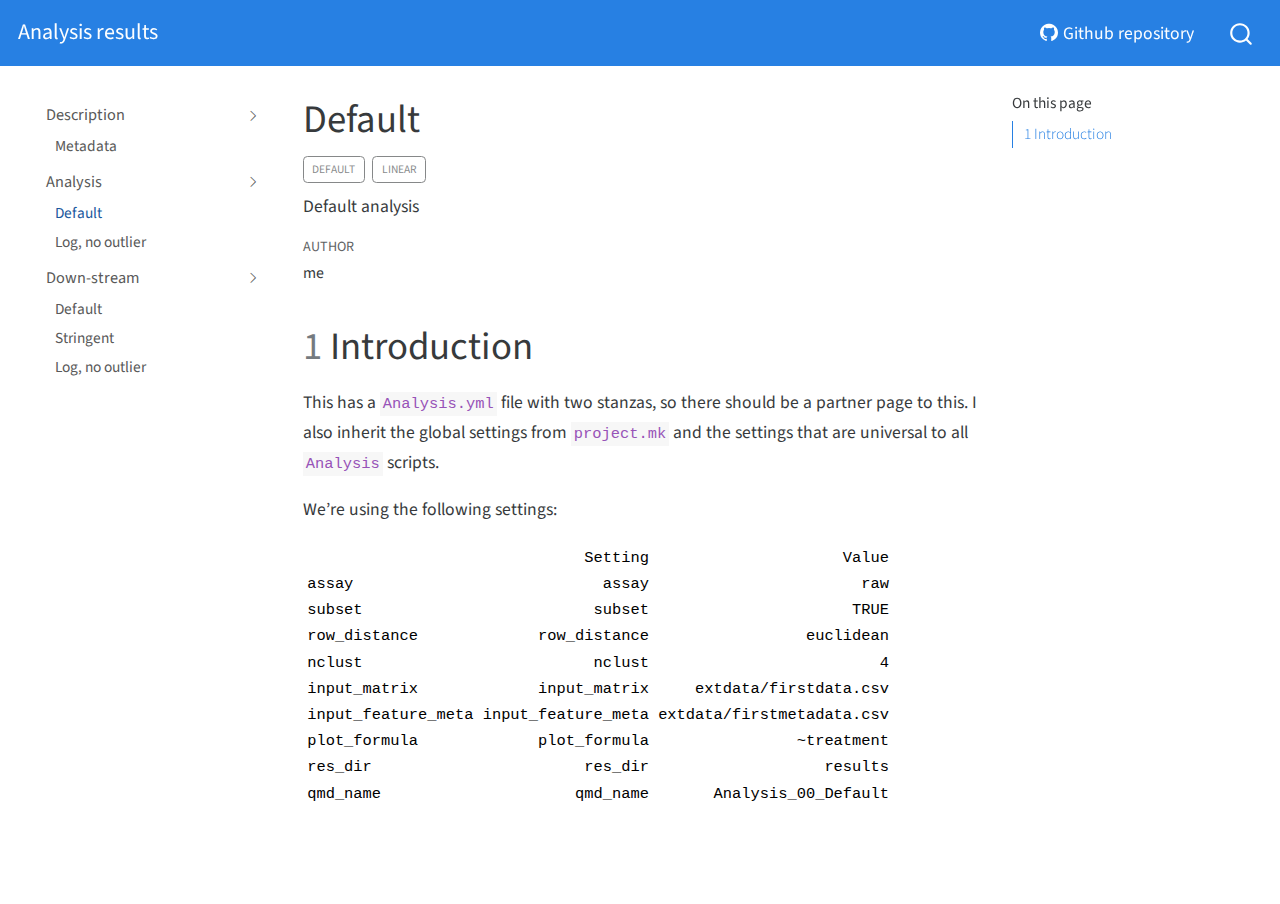
<file: docs/Analysis_00_Default.html>
<!DOCTYPE html>
<html xmlns="http://www.w3.org/1999/xhtml" lang="en" xml:lang="en"><head>

<meta charset="utf-8">
<meta name="generator" content="quarto-1.2.269">

<meta name="viewport" content="width=device-width, initial-scale=1.0, user-scalable=yes">

<meta name="author" content="me">
<meta name="description" content="Default analysis">

<title>Analysis results - Default</title>
<style>
code{white-space: pre-wrap;}
span.smallcaps{font-variant: small-caps;}
div.columns{display: flex; gap: min(4vw, 1.5em);}
div.column{flex: auto; overflow-x: auto;}
div.hanging-indent{margin-left: 1.5em; text-indent: -1.5em;}
ul.task-list{list-style: none;}
ul.task-list li input[type="checkbox"] {
  width: 0.8em;
  margin: 0 0.8em 0.2em -1.6em;
  vertical-align: middle;
}
</style>


<script src="site_libs/quarto-nav/quarto-nav.js"></script>
<script src="site_libs/quarto-nav/headroom.min.js"></script>
<script src="site_libs/clipboard/clipboard.min.js"></script>
<script src="site_libs/quarto-search/autocomplete.umd.js"></script>
<script src="site_libs/quarto-search/fuse.min.js"></script>
<script src="site_libs/quarto-search/quarto-search.js"></script>
<meta name="quarto:offset" content="./">
<script src="site_libs/quarto-html/quarto.js"></script>
<script src="site_libs/quarto-html/popper.min.js"></script>
<script src="site_libs/quarto-html/tippy.umd.min.js"></script>
<script src="site_libs/quarto-html/anchor.min.js"></script>
<link href="site_libs/quarto-html/tippy.css" rel="stylesheet">
<link href="site_libs/quarto-html/quarto-syntax-highlighting.css" rel="stylesheet" id="quarto-text-highlighting-styles">
<script src="site_libs/bootstrap/bootstrap.min.js"></script>
<link href="site_libs/bootstrap/bootstrap-icons.css" rel="stylesheet">
<link href="site_libs/bootstrap/bootstrap.min.css" rel="stylesheet" id="quarto-bootstrap" data-mode="light">
<script id="quarto-search-options" type="application/json">{
  "location": "navbar",
  "copy-button": false,
  "collapse-after": 3,
  "panel-placement": "end",
  "type": "overlay",
  "limit": 20,
  "language": {
    "search-no-results-text": "No results",
    "search-matching-documents-text": "matching documents",
    "search-copy-link-title": "Copy link to search",
    "search-hide-matches-text": "Hide additional matches",
    "search-more-match-text": "more match in this document",
    "search-more-matches-text": "more matches in this document",
    "search-clear-button-title": "Clear",
    "search-detached-cancel-button-title": "Cancel",
    "search-submit-button-title": "Submit"
  }
}</script>


</head>

<body class="nav-sidebar floating nav-fixed">

<div id="quarto-search-results"></div>
  <header id="quarto-header" class="headroom fixed-top">
    <nav class="navbar navbar-expand-lg navbar-dark ">
      <div class="navbar-container container-fluid">
      <div class="navbar-brand-container">
    <a class="navbar-brand" href="./index.html">
    <span class="navbar-title">Analysis results</span>
    </a>
  </div>
          <button class="navbar-toggler" type="button" data-bs-toggle="collapse" data-bs-target="#navbarCollapse" aria-controls="navbarCollapse" aria-expanded="false" aria-label="Toggle navigation" onclick="if (window.quartoToggleHeadroom) { window.quartoToggleHeadroom(); }">
  <span class="navbar-toggler-icon"></span>
</button>
          <div class="collapse navbar-collapse" id="navbarCollapse">
            <ul class="navbar-nav navbar-nav-scroll ms-auto">
  <li class="nav-item">
    <a class="nav-link" href="https://github.com/"><i class="bi bi-github" role="img">
</i> 
 <span class="menu-text">Github repository</span></a>
  </li>  
</ul>
              <div id="quarto-search" class="" title="Search"></div>
          </div> <!-- /navcollapse -->
      </div> <!-- /container-fluid -->
    </nav>
  <nav class="quarto-secondary-nav" data-bs-toggle="collapse" data-bs-target="#quarto-sidebar" aria-controls="quarto-sidebar" aria-expanded="false" aria-label="Toggle sidebar navigation" onclick="if (window.quartoToggleHeadroom) { window.quartoToggleHeadroom(); }">
    <div class="container-fluid d-flex justify-content-between">
      <h1 class="quarto-secondary-nav-title">Default</h1>
      <button type="button" class="quarto-btn-toggle btn" aria-label="Show secondary navigation">
        <i class="bi bi-chevron-right"></i>
      </button>
    </div>
  </nav>
</header>
<!-- content -->
<div id="quarto-content" class="quarto-container page-columns page-rows-contents page-layout-article page-navbar">
<!-- sidebar -->
  <nav id="quarto-sidebar" class="sidebar collapse sidebar-navigation floating overflow-auto">
    <div class="sidebar-menu-container"> 
    <ul class="list-unstyled mt-1">
        <li class="sidebar-item sidebar-item-section">
      <div class="sidebar-item-container"> 
            <a class="sidebar-item-text sidebar-link text-start" data-bs-toggle="collapse" data-bs-target="#quarto-sidebar-section-1" aria-expanded="true">Description</a>
          <a class="sidebar-item-toggle text-start" data-bs-toggle="collapse" data-bs-target="#quarto-sidebar-section-1" aria-expanded="true">
            <i class="bi bi-chevron-right ms-2"></i>
          </a> 
      </div>
      <ul id="quarto-sidebar-section-1" class="collapse list-unstyled sidebar-section depth1 show">  
          <li class="sidebar-item">
  <div class="sidebar-item-container"> 
  <a href="./Description.html" class="sidebar-item-text sidebar-link">Metadata</a>
  </div>
</li>
      </ul>
  </li>
        <li class="sidebar-item sidebar-item-section">
      <div class="sidebar-item-container"> 
            <a class="sidebar-item-text sidebar-link text-start" data-bs-toggle="collapse" data-bs-target="#quarto-sidebar-section-2" aria-expanded="true">Analysis</a>
          <a class="sidebar-item-toggle text-start" data-bs-toggle="collapse" data-bs-target="#quarto-sidebar-section-2" aria-expanded="true">
            <i class="bi bi-chevron-right ms-2"></i>
          </a> 
      </div>
      <ul id="quarto-sidebar-section-2" class="collapse list-unstyled sidebar-section depth1 show">  
          <li class="sidebar-item">
  <div class="sidebar-item-container"> 
  <a href="./Analysis_00_Default.html" class="sidebar-item-text sidebar-link active">Default</a>
  </div>
</li>
          <li class="sidebar-item">
  <div class="sidebar-item-container"> 
  <a href="./Analysis_01__Log__no_outlier_.html" class="sidebar-item-text sidebar-link">Log, no outlier</a>
  </div>
</li>
      </ul>
  </li>
        <li class="sidebar-item sidebar-item-section">
      <div class="sidebar-item-container"> 
            <a class="sidebar-item-text sidebar-link text-start" data-bs-toggle="collapse" data-bs-target="#quarto-sidebar-section-3" aria-expanded="true">Down-stream</a>
          <a class="sidebar-item-toggle text-start" data-bs-toggle="collapse" data-bs-target="#quarto-sidebar-section-3" aria-expanded="true">
            <i class="bi bi-chevron-right ms-2"></i>
          </a> 
      </div>
      <ul id="quarto-sidebar-section-3" class="collapse list-unstyled sidebar-section depth1 show">  
          <li class="sidebar-item">
  <div class="sidebar-item-container"> 
  <a href="./Down-stream_00_Default.html" class="sidebar-item-text sidebar-link">Default</a>
  </div>
</li>
          <li class="sidebar-item">
  <div class="sidebar-item-container"> 
  <a href="./Down-stream_01_Stringent.html" class="sidebar-item-text sidebar-link">Stringent</a>
  </div>
</li>
          <li class="sidebar-item">
  <div class="sidebar-item-container"> 
  <a href="./Down-stream_02__Log__no_outlier_.html" class="sidebar-item-text sidebar-link">Log, no outlier</a>
  </div>
</li>
      </ul>
  </li>
    </ul>
    </div>
</nav>
<!-- margin-sidebar -->
    <div id="quarto-margin-sidebar" class="sidebar margin-sidebar">
        <nav id="TOC" role="doc-toc" class="toc-active">
    <h2 id="toc-title">On this page</h2>
   
  <ul>
  <li><a href="#introduction" id="toc-introduction" class="nav-link active" data-scroll-target="#introduction"><span class="toc-section-number">1</span>  Introduction</a></li>
  </ul>
</nav>
    </div>
<!-- main -->
<main class="content" id="quarto-document-content">

<header id="title-block-header" class="quarto-title-block default">
<div class="quarto-title">
<h1 class="title d-none d-lg-block">Default</h1>
  <div class="quarto-categories">
    <div class="quarto-category">Default</div>
    <div class="quarto-category">linear</div>
  </div>
  </div>

<div>
  <div class="description">
    Default analysis
  </div>
</div>


<div class="quarto-title-meta">

    <div>
    <div class="quarto-title-meta-heading">Author</div>
    <div class="quarto-title-meta-contents">
             <p>me </p>
          </div>
  </div>
    
  
    
  </div>
  

</header>

<section id="introduction" class="level1" data-number="1">
<h1 data-number="1"><span class="header-section-number">1</span> Introduction</h1>
<p>This has a <code>Analysis.yml</code> file with two stanzas, so there should be a partner page to this. I also inherit the global settings from <code>project.mk</code> and the settings that are universal to all <code>Analysis</code> scripts.</p>
<p>We’re using the following settings:</p>
<div class="cell">
<div class="cell-output cell-output-stdout">
<pre><code>                              Setting                     Value
assay                           assay                       raw
subset                         subset                      TRUE
row_distance             row_distance                 euclidean
nclust                         nclust                         4
input_matrix             input_matrix     extdata/firstdata.csv
input_feature_meta input_feature_meta extdata/firstmetadata.csv
plot_formula             plot_formula                ~treatment
res_dir                       res_dir                   results
qmd_name                     qmd_name       Analysis_00_Default</code></pre>
</div>
</div>


</section>

</main> <!-- /main -->
<script id="quarto-html-after-body" type="application/javascript">
window.document.addEventListener("DOMContentLoaded", function (event) {
  const toggleBodyColorMode = (bsSheetEl) => {
    const mode = bsSheetEl.getAttribute("data-mode");
    const bodyEl = window.document.querySelector("body");
    if (mode === "dark") {
      bodyEl.classList.add("quarto-dark");
      bodyEl.classList.remove("quarto-light");
    } else {
      bodyEl.classList.add("quarto-light");
      bodyEl.classList.remove("quarto-dark");
    }
  }
  const toggleBodyColorPrimary = () => {
    const bsSheetEl = window.document.querySelector("link#quarto-bootstrap");
    if (bsSheetEl) {
      toggleBodyColorMode(bsSheetEl);
    }
  }
  toggleBodyColorPrimary();  
  const icon = "";
  const anchorJS = new window.AnchorJS();
  anchorJS.options = {
    placement: 'right',
    icon: icon
  };
  anchorJS.add('.anchored');
  const clipboard = new window.ClipboardJS('.code-copy-button', {
    target: function(trigger) {
      return trigger.previousElementSibling;
    }
  });
  clipboard.on('success', function(e) {
    // button target
    const button = e.trigger;
    // don't keep focus
    button.blur();
    // flash "checked"
    button.classList.add('code-copy-button-checked');
    var currentTitle = button.getAttribute("title");
    button.setAttribute("title", "Copied!");
    let tooltip;
    if (window.bootstrap) {
      button.setAttribute("data-bs-toggle", "tooltip");
      button.setAttribute("data-bs-placement", "left");
      button.setAttribute("data-bs-title", "Copied!");
      tooltip = new bootstrap.Tooltip(button, 
        { trigger: "manual", 
          customClass: "code-copy-button-tooltip",
          offset: [0, -8]});
      tooltip.show();    
    }
    setTimeout(function() {
      if (tooltip) {
        tooltip.hide();
        button.removeAttribute("data-bs-title");
        button.removeAttribute("data-bs-toggle");
        button.removeAttribute("data-bs-placement");
      }
      button.setAttribute("title", currentTitle);
      button.classList.remove('code-copy-button-checked');
    }, 1000);
    // clear code selection
    e.clearSelection();
  });
  function tippyHover(el, contentFn) {
    const config = {
      allowHTML: true,
      content: contentFn,
      maxWidth: 500,
      delay: 100,
      arrow: false,
      appendTo: function(el) {
          return el.parentElement;
      },
      interactive: true,
      interactiveBorder: 10,
      theme: 'quarto',
      placement: 'bottom-start'
    };
    window.tippy(el, config); 
  }
  const noterefs = window.document.querySelectorAll('a[role="doc-noteref"]');
  for (var i=0; i<noterefs.length; i++) {
    const ref = noterefs[i];
    tippyHover(ref, function() {
      // use id or data attribute instead here
      let href = ref.getAttribute('data-footnote-href') || ref.getAttribute('href');
      try { href = new URL(href).hash; } catch {}
      const id = href.replace(/^#\/?/, "");
      const note = window.document.getElementById(id);
      return note.innerHTML;
    });
  }
  const findCites = (el) => {
    const parentEl = el.parentElement;
    if (parentEl) {
      const cites = parentEl.dataset.cites;
      if (cites) {
        return {
          el,
          cites: cites.split(' ')
        };
      } else {
        return findCites(el.parentElement)
      }
    } else {
      return undefined;
    }
  };
  var bibliorefs = window.document.querySelectorAll('a[role="doc-biblioref"]');
  for (var i=0; i<bibliorefs.length; i++) {
    const ref = bibliorefs[i];
    const citeInfo = findCites(ref);
    if (citeInfo) {
      tippyHover(citeInfo.el, function() {
        var popup = window.document.createElement('div');
        citeInfo.cites.forEach(function(cite) {
          var citeDiv = window.document.createElement('div');
          citeDiv.classList.add('hanging-indent');
          citeDiv.classList.add('csl-entry');
          var biblioDiv = window.document.getElementById('ref-' + cite);
          if (biblioDiv) {
            citeDiv.innerHTML = biblioDiv.innerHTML;
          }
          popup.appendChild(citeDiv);
        });
        return popup.innerHTML;
      });
    }
  }
});
</script>
</div> <!-- /content -->



</body></html>
</file>
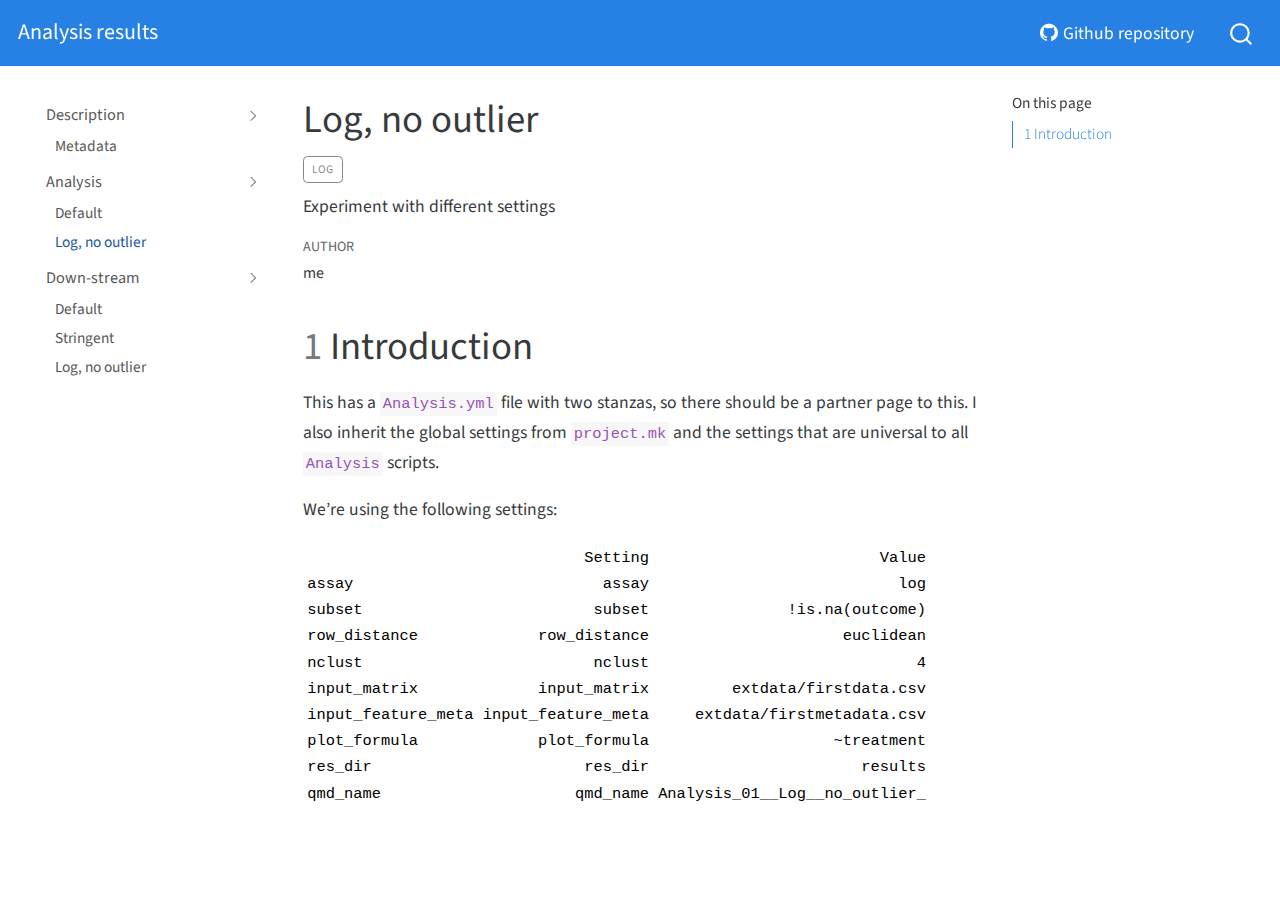
<file: docs/Analysis_01__Log__no_outlier_.html>
<!DOCTYPE html>
<html xmlns="http://www.w3.org/1999/xhtml" lang="en" xml:lang="en"><head>

<meta charset="utf-8">
<meta name="generator" content="quarto-1.2.269">

<meta name="viewport" content="width=device-width, initial-scale=1.0, user-scalable=yes">

<meta name="author" content="me">
<meta name="description" content="Experiment with different settings">

<title>Analysis results - Log, no outlier</title>
<style>
code{white-space: pre-wrap;}
span.smallcaps{font-variant: small-caps;}
div.columns{display: flex; gap: min(4vw, 1.5em);}
div.column{flex: auto; overflow-x: auto;}
div.hanging-indent{margin-left: 1.5em; text-indent: -1.5em;}
ul.task-list{list-style: none;}
ul.task-list li input[type="checkbox"] {
  width: 0.8em;
  margin: 0 0.8em 0.2em -1.6em;
  vertical-align: middle;
}
</style>


<script src="site_libs/quarto-nav/quarto-nav.js"></script>
<script src="site_libs/quarto-nav/headroom.min.js"></script>
<script src="site_libs/clipboard/clipboard.min.js"></script>
<script src="site_libs/quarto-search/autocomplete.umd.js"></script>
<script src="site_libs/quarto-search/fuse.min.js"></script>
<script src="site_libs/quarto-search/quarto-search.js"></script>
<meta name="quarto:offset" content="./">
<script src="site_libs/quarto-html/quarto.js"></script>
<script src="site_libs/quarto-html/popper.min.js"></script>
<script src="site_libs/quarto-html/tippy.umd.min.js"></script>
<script src="site_libs/quarto-html/anchor.min.js"></script>
<link href="site_libs/quarto-html/tippy.css" rel="stylesheet">
<link href="site_libs/quarto-html/quarto-syntax-highlighting.css" rel="stylesheet" id="quarto-text-highlighting-styles">
<script src="site_libs/bootstrap/bootstrap.min.js"></script>
<link href="site_libs/bootstrap/bootstrap-icons.css" rel="stylesheet">
<link href="site_libs/bootstrap/bootstrap.min.css" rel="stylesheet" id="quarto-bootstrap" data-mode="light">
<script id="quarto-search-options" type="application/json">{
  "location": "navbar",
  "copy-button": false,
  "collapse-after": 3,
  "panel-placement": "end",
  "type": "overlay",
  "limit": 20,
  "language": {
    "search-no-results-text": "No results",
    "search-matching-documents-text": "matching documents",
    "search-copy-link-title": "Copy link to search",
    "search-hide-matches-text": "Hide additional matches",
    "search-more-match-text": "more match in this document",
    "search-more-matches-text": "more matches in this document",
    "search-clear-button-title": "Clear",
    "search-detached-cancel-button-title": "Cancel",
    "search-submit-button-title": "Submit"
  }
}</script>


</head>

<body class="nav-sidebar floating nav-fixed">

<div id="quarto-search-results"></div>
  <header id="quarto-header" class="headroom fixed-top">
    <nav class="navbar navbar-expand-lg navbar-dark ">
      <div class="navbar-container container-fluid">
      <div class="navbar-brand-container">
    <a class="navbar-brand" href="./index.html">
    <span class="navbar-title">Analysis results</span>
    </a>
  </div>
          <button class="navbar-toggler" type="button" data-bs-toggle="collapse" data-bs-target="#navbarCollapse" aria-controls="navbarCollapse" aria-expanded="false" aria-label="Toggle navigation" onclick="if (window.quartoToggleHeadroom) { window.quartoToggleHeadroom(); }">
  <span class="navbar-toggler-icon"></span>
</button>
          <div class="collapse navbar-collapse" id="navbarCollapse">
            <ul class="navbar-nav navbar-nav-scroll ms-auto">
  <li class="nav-item">
    <a class="nav-link" href="https://github.com/"><i class="bi bi-github" role="img">
</i> 
 <span class="menu-text">Github repository</span></a>
  </li>  
</ul>
              <div id="quarto-search" class="" title="Search"></div>
          </div> <!-- /navcollapse -->
      </div> <!-- /container-fluid -->
    </nav>
  <nav class="quarto-secondary-nav" data-bs-toggle="collapse" data-bs-target="#quarto-sidebar" aria-controls="quarto-sidebar" aria-expanded="false" aria-label="Toggle sidebar navigation" onclick="if (window.quartoToggleHeadroom) { window.quartoToggleHeadroom(); }">
    <div class="container-fluid d-flex justify-content-between">
      <h1 class="quarto-secondary-nav-title">Log, no outlier</h1>
      <button type="button" class="quarto-btn-toggle btn" aria-label="Show secondary navigation">
        <i class="bi bi-chevron-right"></i>
      </button>
    </div>
  </nav>
</header>
<!-- content -->
<div id="quarto-content" class="quarto-container page-columns page-rows-contents page-layout-article page-navbar">
<!-- sidebar -->
  <nav id="quarto-sidebar" class="sidebar collapse sidebar-navigation floating overflow-auto">
    <div class="sidebar-menu-container"> 
    <ul class="list-unstyled mt-1">
        <li class="sidebar-item sidebar-item-section">
      <div class="sidebar-item-container"> 
            <a class="sidebar-item-text sidebar-link text-start" data-bs-toggle="collapse" data-bs-target="#quarto-sidebar-section-1" aria-expanded="true">Description</a>
          <a class="sidebar-item-toggle text-start" data-bs-toggle="collapse" data-bs-target="#quarto-sidebar-section-1" aria-expanded="true">
            <i class="bi bi-chevron-right ms-2"></i>
          </a> 
      </div>
      <ul id="quarto-sidebar-section-1" class="collapse list-unstyled sidebar-section depth1 show">  
          <li class="sidebar-item">
  <div class="sidebar-item-container"> 
  <a href="./Description.html" class="sidebar-item-text sidebar-link">Metadata</a>
  </div>
</li>
      </ul>
  </li>
        <li class="sidebar-item sidebar-item-section">
      <div class="sidebar-item-container"> 
            <a class="sidebar-item-text sidebar-link text-start" data-bs-toggle="collapse" data-bs-target="#quarto-sidebar-section-2" aria-expanded="true">Analysis</a>
          <a class="sidebar-item-toggle text-start" data-bs-toggle="collapse" data-bs-target="#quarto-sidebar-section-2" aria-expanded="true">
            <i class="bi bi-chevron-right ms-2"></i>
          </a> 
      </div>
      <ul id="quarto-sidebar-section-2" class="collapse list-unstyled sidebar-section depth1 show">  
          <li class="sidebar-item">
  <div class="sidebar-item-container"> 
  <a href="./Analysis_00_Default.html" class="sidebar-item-text sidebar-link">Default</a>
  </div>
</li>
          <li class="sidebar-item">
  <div class="sidebar-item-container"> 
  <a href="./Analysis_01__Log__no_outlier_.html" class="sidebar-item-text sidebar-link active">Log, no outlier</a>
  </div>
</li>
      </ul>
  </li>
        <li class="sidebar-item sidebar-item-section">
      <div class="sidebar-item-container"> 
            <a class="sidebar-item-text sidebar-link text-start" data-bs-toggle="collapse" data-bs-target="#quarto-sidebar-section-3" aria-expanded="true">Down-stream</a>
          <a class="sidebar-item-toggle text-start" data-bs-toggle="collapse" data-bs-target="#quarto-sidebar-section-3" aria-expanded="true">
            <i class="bi bi-chevron-right ms-2"></i>
          </a> 
      </div>
      <ul id="quarto-sidebar-section-3" class="collapse list-unstyled sidebar-section depth1 show">  
          <li class="sidebar-item">
  <div class="sidebar-item-container"> 
  <a href="./Down-stream_00_Default.html" class="sidebar-item-text sidebar-link">Default</a>
  </div>
</li>
          <li class="sidebar-item">
  <div class="sidebar-item-container"> 
  <a href="./Down-stream_01_Stringent.html" class="sidebar-item-text sidebar-link">Stringent</a>
  </div>
</li>
          <li class="sidebar-item">
  <div class="sidebar-item-container"> 
  <a href="./Down-stream_02__Log__no_outlier_.html" class="sidebar-item-text sidebar-link">Log, no outlier</a>
  </div>
</li>
      </ul>
  </li>
    </ul>
    </div>
</nav>
<!-- margin-sidebar -->
    <div id="quarto-margin-sidebar" class="sidebar margin-sidebar">
        <nav id="TOC" role="doc-toc" class="toc-active">
    <h2 id="toc-title">On this page</h2>
   
  <ul>
  <li><a href="#introduction" id="toc-introduction" class="nav-link active" data-scroll-target="#introduction"><span class="toc-section-number">1</span>  Introduction</a></li>
  </ul>
</nav>
    </div>
<!-- main -->
<main class="content" id="quarto-document-content">

<header id="title-block-header" class="quarto-title-block default">
<div class="quarto-title">
<h1 class="title d-none d-lg-block">Log, no outlier</h1>
  <div class="quarto-categories">
    <div class="quarto-category">log</div>
  </div>
  </div>

<div>
  <div class="description">
    Experiment with different settings
  </div>
</div>


<div class="quarto-title-meta">

    <div>
    <div class="quarto-title-meta-heading">Author</div>
    <div class="quarto-title-meta-contents">
             <p>me </p>
          </div>
  </div>
    
  
    
  </div>
  

</header>

<section id="introduction" class="level1" data-number="1">
<h1 data-number="1"><span class="header-section-number">1</span> Introduction</h1>
<p>This has a <code>Analysis.yml</code> file with two stanzas, so there should be a partner page to this. I also inherit the global settings from <code>project.mk</code> and the settings that are universal to all <code>Analysis</code> scripts.</p>
<p>We’re using the following settings:</p>
<div class="cell">
<div class="cell-output cell-output-stdout">
<pre><code>                              Setting                         Value
assay                           assay                           log
subset                         subset               !is.na(outcome)
row_distance             row_distance                     euclidean
nclust                         nclust                             4
input_matrix             input_matrix         extdata/firstdata.csv
input_feature_meta input_feature_meta     extdata/firstmetadata.csv
plot_formula             plot_formula                    ~treatment
res_dir                       res_dir                       results
qmd_name                     qmd_name Analysis_01__Log__no_outlier_</code></pre>
</div>
</div>


</section>

</main> <!-- /main -->
<script id="quarto-html-after-body" type="application/javascript">
window.document.addEventListener("DOMContentLoaded", function (event) {
  const toggleBodyColorMode = (bsSheetEl) => {
    const mode = bsSheetEl.getAttribute("data-mode");
    const bodyEl = window.document.querySelector("body");
    if (mode === "dark") {
      bodyEl.classList.add("quarto-dark");
      bodyEl.classList.remove("quarto-light");
    } else {
      bodyEl.classList.add("quarto-light");
      bodyEl.classList.remove("quarto-dark");
    }
  }
  const toggleBodyColorPrimary = () => {
    const bsSheetEl = window.document.querySelector("link#quarto-bootstrap");
    if (bsSheetEl) {
      toggleBodyColorMode(bsSheetEl);
    }
  }
  toggleBodyColorPrimary();  
  const icon = "";
  const anchorJS = new window.AnchorJS();
  anchorJS.options = {
    placement: 'right',
    icon: icon
  };
  anchorJS.add('.anchored');
  const clipboard = new window.ClipboardJS('.code-copy-button', {
    target: function(trigger) {
      return trigger.previousElementSibling;
    }
  });
  clipboard.on('success', function(e) {
    // button target
    const button = e.trigger;
    // don't keep focus
    button.blur();
    // flash "checked"
    button.classList.add('code-copy-button-checked');
    var currentTitle = button.getAttribute("title");
    button.setAttribute("title", "Copied!");
    let tooltip;
    if (window.bootstrap) {
      button.setAttribute("data-bs-toggle", "tooltip");
      button.setAttribute("data-bs-placement", "left");
      button.setAttribute("data-bs-title", "Copied!");
      tooltip = new bootstrap.Tooltip(button, 
        { trigger: "manual", 
          customClass: "code-copy-button-tooltip",
          offset: [0, -8]});
      tooltip.show();    
    }
    setTimeout(function() {
      if (tooltip) {
        tooltip.hide();
        button.removeAttribute("data-bs-title");
        button.removeAttribute("data-bs-toggle");
        button.removeAttribute("data-bs-placement");
      }
      button.setAttribute("title", currentTitle);
      button.classList.remove('code-copy-button-checked');
    }, 1000);
    // clear code selection
    e.clearSelection();
  });
  function tippyHover(el, contentFn) {
    const config = {
      allowHTML: true,
      content: contentFn,
      maxWidth: 500,
      delay: 100,
      arrow: false,
      appendTo: function(el) {
          return el.parentElement;
      },
      interactive: true,
      interactiveBorder: 10,
      theme: 'quarto',
      placement: 'bottom-start'
    };
    window.tippy(el, config); 
  }
  const noterefs = window.document.querySelectorAll('a[role="doc-noteref"]');
  for (var i=0; i<noterefs.length; i++) {
    const ref = noterefs[i];
    tippyHover(ref, function() {
      // use id or data attribute instead here
      let href = ref.getAttribute('data-footnote-href') || ref.getAttribute('href');
      try { href = new URL(href).hash; } catch {}
      const id = href.replace(/^#\/?/, "");
      const note = window.document.getElementById(id);
      return note.innerHTML;
    });
  }
  const findCites = (el) => {
    const parentEl = el.parentElement;
    if (parentEl) {
      const cites = parentEl.dataset.cites;
      if (cites) {
        return {
          el,
          cites: cites.split(' ')
        };
      } else {
        return findCites(el.parentElement)
      }
    } else {
      return undefined;
    }
  };
  var bibliorefs = window.document.querySelectorAll('a[role="doc-biblioref"]');
  for (var i=0; i<bibliorefs.length; i++) {
    const ref = bibliorefs[i];
    const citeInfo = findCites(ref);
    if (citeInfo) {
      tippyHover(citeInfo.el, function() {
        var popup = window.document.createElement('div');
        citeInfo.cites.forEach(function(cite) {
          var citeDiv = window.document.createElement('div');
          citeDiv.classList.add('hanging-indent');
          citeDiv.classList.add('csl-entry');
          var biblioDiv = window.document.getElementById('ref-' + cite);
          if (biblioDiv) {
            citeDiv.innerHTML = biblioDiv.innerHTML;
          }
          popup.appendChild(citeDiv);
        });
        return popup.innerHTML;
      });
    }
  }
});
</script>
</div> <!-- /content -->



</body></html>
</file>
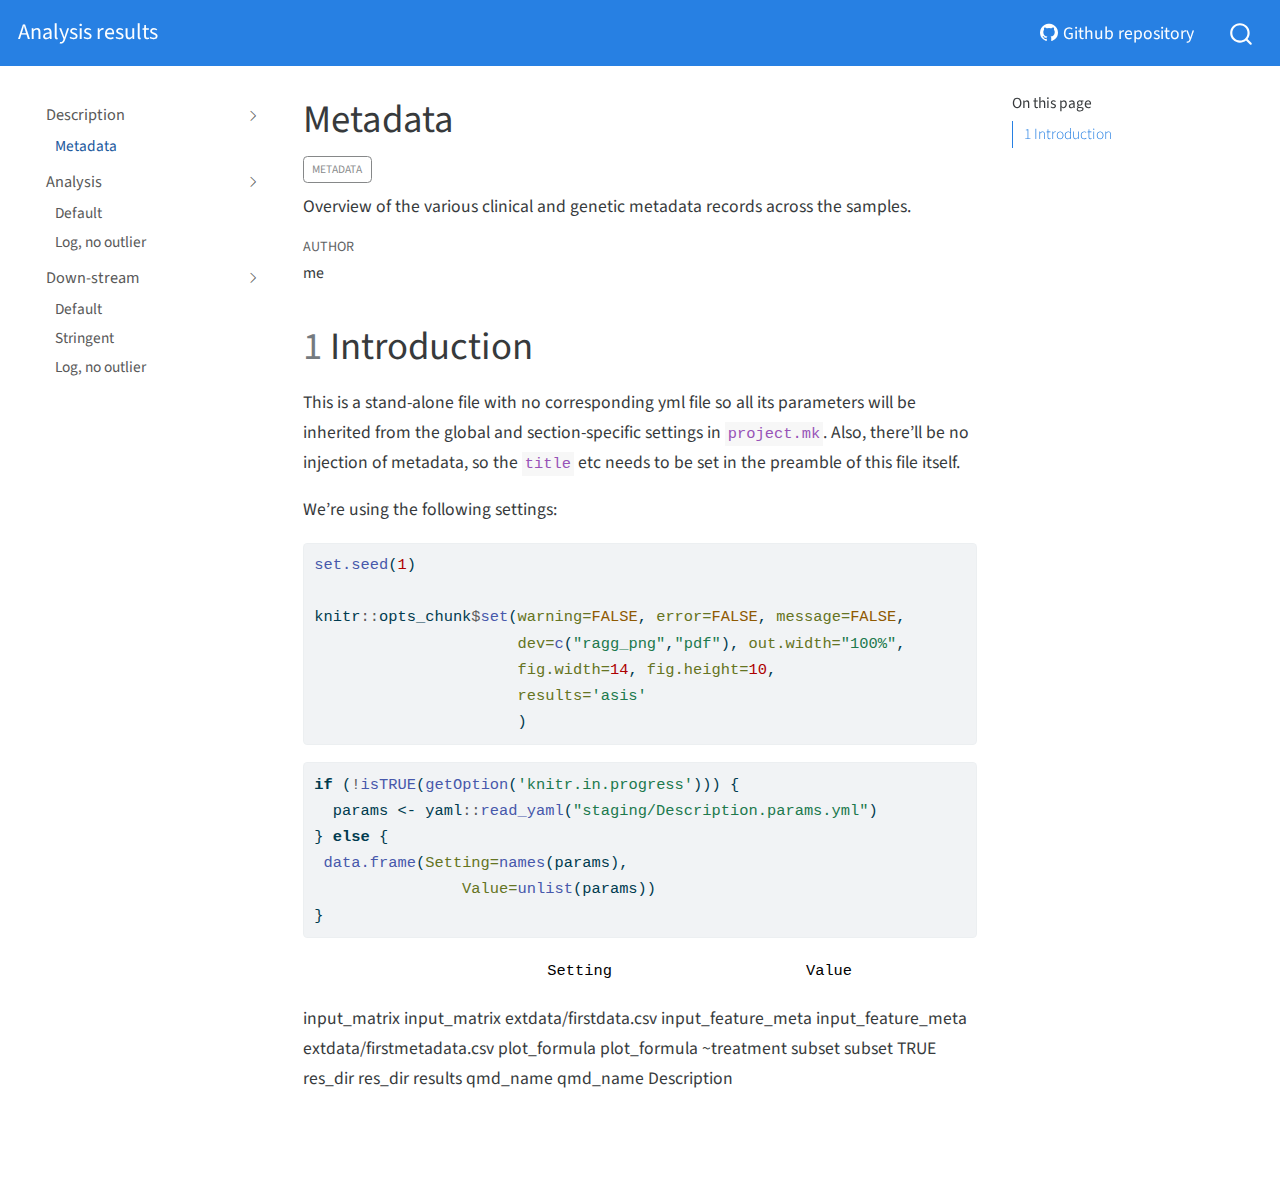
<file: docs/Description.html>
<!DOCTYPE html>
<html xmlns="http://www.w3.org/1999/xhtml" lang="en" xml:lang="en"><head>

<meta charset="utf-8">
<meta name="generator" content="quarto-1.2.269">

<meta name="viewport" content="width=device-width, initial-scale=1.0, user-scalable=yes">

<meta name="author" content="me">
<meta name="description" content="Overview of the various clinical and genetic metadata records across the samples.">

<title>Analysis results - Metadata</title>
<style>
code{white-space: pre-wrap;}
span.smallcaps{font-variant: small-caps;}
div.columns{display: flex; gap: min(4vw, 1.5em);}
div.column{flex: auto; overflow-x: auto;}
div.hanging-indent{margin-left: 1.5em; text-indent: -1.5em;}
ul.task-list{list-style: none;}
ul.task-list li input[type="checkbox"] {
  width: 0.8em;
  margin: 0 0.8em 0.2em -1.6em;
  vertical-align: middle;
}
pre > code.sourceCode { white-space: pre; position: relative; }
pre > code.sourceCode > span { display: inline-block; line-height: 1.25; }
pre > code.sourceCode > span:empty { height: 1.2em; }
.sourceCode { overflow: visible; }
code.sourceCode > span { color: inherit; text-decoration: inherit; }
div.sourceCode { margin: 1em 0; }
pre.sourceCode { margin: 0; }
@media screen {
div.sourceCode { overflow: auto; }
}
@media print {
pre > code.sourceCode { white-space: pre-wrap; }
pre > code.sourceCode > span { text-indent: -5em; padding-left: 5em; }
}
pre.numberSource code
  { counter-reset: source-line 0; }
pre.numberSource code > span
  { position: relative; left: -4em; counter-increment: source-line; }
pre.numberSource code > span > a:first-child::before
  { content: counter(source-line);
    position: relative; left: -1em; text-align: right; vertical-align: baseline;
    border: none; display: inline-block;
    -webkit-touch-callout: none; -webkit-user-select: none;
    -khtml-user-select: none; -moz-user-select: none;
    -ms-user-select: none; user-select: none;
    padding: 0 4px; width: 4em;
    color: #aaaaaa;
  }
pre.numberSource { margin-left: 3em; border-left: 1px solid #aaaaaa;  padding-left: 4px; }
div.sourceCode
  {   }
@media screen {
pre > code.sourceCode > span > a:first-child::before { text-decoration: underline; }
}
code span.al { color: #ff0000; font-weight: bold; } /* Alert */
code span.an { color: #60a0b0; font-weight: bold; font-style: italic; } /* Annotation */
code span.at { color: #7d9029; } /* Attribute */
code span.bn { color: #40a070; } /* BaseN */
code span.bu { color: #008000; } /* BuiltIn */
code span.cf { color: #007020; font-weight: bold; } /* ControlFlow */
code span.ch { color: #4070a0; } /* Char */
code span.cn { color: #880000; } /* Constant */
code span.co { color: #60a0b0; font-style: italic; } /* Comment */
code span.cv { color: #60a0b0; font-weight: bold; font-style: italic; } /* CommentVar */
code span.do { color: #ba2121; font-style: italic; } /* Documentation */
code span.dt { color: #902000; } /* DataType */
code span.dv { color: #40a070; } /* DecVal */
code span.er { color: #ff0000; font-weight: bold; } /* Error */
code span.ex { } /* Extension */
code span.fl { color: #40a070; } /* Float */
code span.fu { color: #06287e; } /* Function */
code span.im { color: #008000; font-weight: bold; } /* Import */
code span.in { color: #60a0b0; font-weight: bold; font-style: italic; } /* Information */
code span.kw { color: #007020; font-weight: bold; } /* Keyword */
code span.op { color: #666666; } /* Operator */
code span.ot { color: #007020; } /* Other */
code span.pp { color: #bc7a00; } /* Preprocessor */
code span.sc { color: #4070a0; } /* SpecialChar */
code span.ss { color: #bb6688; } /* SpecialString */
code span.st { color: #4070a0; } /* String */
code span.va { color: #19177c; } /* Variable */
code span.vs { color: #4070a0; } /* VerbatimString */
code span.wa { color: #60a0b0; font-weight: bold; font-style: italic; } /* Warning */
</style>


<script src="site_libs/quarto-nav/quarto-nav.js"></script>
<script src="site_libs/quarto-nav/headroom.min.js"></script>
<script src="site_libs/clipboard/clipboard.min.js"></script>
<script src="site_libs/quarto-search/autocomplete.umd.js"></script>
<script src="site_libs/quarto-search/fuse.min.js"></script>
<script src="site_libs/quarto-search/quarto-search.js"></script>
<meta name="quarto:offset" content="./">
<script src="site_libs/quarto-html/quarto.js"></script>
<script src="site_libs/quarto-html/popper.min.js"></script>
<script src="site_libs/quarto-html/tippy.umd.min.js"></script>
<script src="site_libs/quarto-html/anchor.min.js"></script>
<link href="site_libs/quarto-html/tippy.css" rel="stylesheet">
<link href="site_libs/quarto-html/quarto-syntax-highlighting.css" rel="stylesheet" id="quarto-text-highlighting-styles">
<script src="site_libs/bootstrap/bootstrap.min.js"></script>
<link href="site_libs/bootstrap/bootstrap-icons.css" rel="stylesheet">
<link href="site_libs/bootstrap/bootstrap.min.css" rel="stylesheet" id="quarto-bootstrap" data-mode="light">
<script id="quarto-search-options" type="application/json">{
  "location": "navbar",
  "copy-button": false,
  "collapse-after": 3,
  "panel-placement": "end",
  "type": "overlay",
  "limit": 20,
  "language": {
    "search-no-results-text": "No results",
    "search-matching-documents-text": "matching documents",
    "search-copy-link-title": "Copy link to search",
    "search-hide-matches-text": "Hide additional matches",
    "search-more-match-text": "more match in this document",
    "search-more-matches-text": "more matches in this document",
    "search-clear-button-title": "Clear",
    "search-detached-cancel-button-title": "Cancel",
    "search-submit-button-title": "Submit"
  }
}</script>


</head>

<body class="nav-sidebar floating nav-fixed">

<div id="quarto-search-results"></div>
  <header id="quarto-header" class="headroom fixed-top">
    <nav class="navbar navbar-expand-lg navbar-dark ">
      <div class="navbar-container container-fluid">
      <div class="navbar-brand-container">
    <a class="navbar-brand" href="./index.html">
    <span class="navbar-title">Analysis results</span>
    </a>
  </div>
          <button class="navbar-toggler" type="button" data-bs-toggle="collapse" data-bs-target="#navbarCollapse" aria-controls="navbarCollapse" aria-expanded="false" aria-label="Toggle navigation" onclick="if (window.quartoToggleHeadroom) { window.quartoToggleHeadroom(); }">
  <span class="navbar-toggler-icon"></span>
</button>
          <div class="collapse navbar-collapse" id="navbarCollapse">
            <ul class="navbar-nav navbar-nav-scroll ms-auto">
  <li class="nav-item">
    <a class="nav-link" href="https://github.com/"><i class="bi bi-github" role="img">
</i> 
 <span class="menu-text">Github repository</span></a>
  </li>  
</ul>
              <div id="quarto-search" class="" title="Search"></div>
          </div> <!-- /navcollapse -->
      </div> <!-- /container-fluid -->
    </nav>
  <nav class="quarto-secondary-nav" data-bs-toggle="collapse" data-bs-target="#quarto-sidebar" aria-controls="quarto-sidebar" aria-expanded="false" aria-label="Toggle sidebar navigation" onclick="if (window.quartoToggleHeadroom) { window.quartoToggleHeadroom(); }">
    <div class="container-fluid d-flex justify-content-between">
      <h1 class="quarto-secondary-nav-title">Metadata</h1>
      <button type="button" class="quarto-btn-toggle btn" aria-label="Show secondary navigation">
        <i class="bi bi-chevron-right"></i>
      </button>
    </div>
  </nav>
</header>
<!-- content -->
<div id="quarto-content" class="quarto-container page-columns page-rows-contents page-layout-article page-navbar">
<!-- sidebar -->
  <nav id="quarto-sidebar" class="sidebar collapse sidebar-navigation floating overflow-auto">
    <div class="sidebar-menu-container"> 
    <ul class="list-unstyled mt-1">
        <li class="sidebar-item sidebar-item-section">
      <div class="sidebar-item-container"> 
            <a class="sidebar-item-text sidebar-link text-start" data-bs-toggle="collapse" data-bs-target="#quarto-sidebar-section-1" aria-expanded="true">Description</a>
          <a class="sidebar-item-toggle text-start" data-bs-toggle="collapse" data-bs-target="#quarto-sidebar-section-1" aria-expanded="true">
            <i class="bi bi-chevron-right ms-2"></i>
          </a> 
      </div>
      <ul id="quarto-sidebar-section-1" class="collapse list-unstyled sidebar-section depth1 show">  
          <li class="sidebar-item">
  <div class="sidebar-item-container"> 
  <a href="./Description.html" class="sidebar-item-text sidebar-link active">Metadata</a>
  </div>
</li>
      </ul>
  </li>
        <li class="sidebar-item sidebar-item-section">
      <div class="sidebar-item-container"> 
            <a class="sidebar-item-text sidebar-link text-start" data-bs-toggle="collapse" data-bs-target="#quarto-sidebar-section-2" aria-expanded="true">Analysis</a>
          <a class="sidebar-item-toggle text-start" data-bs-toggle="collapse" data-bs-target="#quarto-sidebar-section-2" aria-expanded="true">
            <i class="bi bi-chevron-right ms-2"></i>
          </a> 
      </div>
      <ul id="quarto-sidebar-section-2" class="collapse list-unstyled sidebar-section depth1 show">  
          <li class="sidebar-item">
  <div class="sidebar-item-container"> 
  <a href="./Analysis_00_Default.html" class="sidebar-item-text sidebar-link">Default</a>
  </div>
</li>
          <li class="sidebar-item">
  <div class="sidebar-item-container"> 
  <a href="./Analysis_01__Log__no_outlier_.html" class="sidebar-item-text sidebar-link">Log, no outlier</a>
  </div>
</li>
      </ul>
  </li>
        <li class="sidebar-item sidebar-item-section">
      <div class="sidebar-item-container"> 
            <a class="sidebar-item-text sidebar-link text-start" data-bs-toggle="collapse" data-bs-target="#quarto-sidebar-section-3" aria-expanded="true">Down-stream</a>
          <a class="sidebar-item-toggle text-start" data-bs-toggle="collapse" data-bs-target="#quarto-sidebar-section-3" aria-expanded="true">
            <i class="bi bi-chevron-right ms-2"></i>
          </a> 
      </div>
      <ul id="quarto-sidebar-section-3" class="collapse list-unstyled sidebar-section depth1 show">  
          <li class="sidebar-item">
  <div class="sidebar-item-container"> 
  <a href="./Down-stream_00_Default.html" class="sidebar-item-text sidebar-link">Default</a>
  </div>
</li>
          <li class="sidebar-item">
  <div class="sidebar-item-container"> 
  <a href="./Down-stream_01_Stringent.html" class="sidebar-item-text sidebar-link">Stringent</a>
  </div>
</li>
          <li class="sidebar-item">
  <div class="sidebar-item-container"> 
  <a href="./Down-stream_02__Log__no_outlier_.html" class="sidebar-item-text sidebar-link">Log, no outlier</a>
  </div>
</li>
      </ul>
  </li>
    </ul>
    </div>
</nav>
<!-- margin-sidebar -->
    <div id="quarto-margin-sidebar" class="sidebar margin-sidebar">
        <nav id="TOC" role="doc-toc" class="toc-active">
    <h2 id="toc-title">On this page</h2>
   
  <ul>
  <li><a href="#introduction" id="toc-introduction" class="nav-link active" data-scroll-target="#introduction"><span class="toc-section-number">1</span>  Introduction</a></li>
  </ul>
</nav>
    </div>
<!-- main -->
<main class="content" id="quarto-document-content">

<header id="title-block-header" class="quarto-title-block default">
<div class="quarto-title">
<h1 class="title d-none d-lg-block">Metadata</h1>
  <div class="quarto-categories">
    <div class="quarto-category">Metadata</div>
  </div>
  </div>

<div>
  <div class="description">
    Overview of the various clinical and genetic metadata records across the samples.
  </div>
</div>


<div class="quarto-title-meta">

    <div>
    <div class="quarto-title-meta-heading">Author</div>
    <div class="quarto-title-meta-contents">
             <p>me </p>
          </div>
  </div>
    
  
    
  </div>
  

</header>

<section id="introduction" class="level1" data-number="1">
<h1 data-number="1"><span class="header-section-number">1</span> Introduction</h1>
<p>This is a stand-alone file with no corresponding yml file so all its parameters will be inherited from the global and section-specific settings in <code>project.mk</code>. Also, there’ll be no injection of metadata, so the <code>title</code> etc needs to be set in the preamble of this file itself.</p>
<p>We’re using the following settings:</p>
<div class="cell">
<div class="sourceCode cell-code" id="cb1"><pre class="sourceCode r code-with-copy"><code class="sourceCode r"><span id="cb1-1"><a href="#cb1-1" aria-hidden="true" tabindex="-1"></a><span class="fu">set.seed</span>(<span class="dv">1</span>)</span>
<span id="cb1-2"><a href="#cb1-2" aria-hidden="true" tabindex="-1"></a></span>
<span id="cb1-3"><a href="#cb1-3" aria-hidden="true" tabindex="-1"></a>knitr<span class="sc">::</span>opts_chunk<span class="sc">$</span><span class="fu">set</span>(<span class="at">warning=</span><span class="cn">FALSE</span>, <span class="at">error=</span><span class="cn">FALSE</span>, <span class="at">message=</span><span class="cn">FALSE</span>,</span>
<span id="cb1-4"><a href="#cb1-4" aria-hidden="true" tabindex="-1"></a>                      <span class="at">dev=</span><span class="fu">c</span>(<span class="st">"ragg_png"</span>,<span class="st">"pdf"</span>), <span class="at">out.width=</span><span class="st">"100%"</span>,</span>
<span id="cb1-5"><a href="#cb1-5" aria-hidden="true" tabindex="-1"></a>                      <span class="at">fig.width=</span><span class="dv">14</span>, <span class="at">fig.height=</span><span class="dv">10</span>,</span>
<span id="cb1-6"><a href="#cb1-6" aria-hidden="true" tabindex="-1"></a>                      <span class="at">results=</span><span class="st">'asis'</span></span>
<span id="cb1-7"><a href="#cb1-7" aria-hidden="true" tabindex="-1"></a>                      )</span></code><button title="Copy to Clipboard" class="code-copy-button"><i class="bi"></i></button></pre></div>
</div>
<div class="sourceCode cell-code" id="cb2"><pre class="sourceCode r code-with-copy"><code class="sourceCode r"><span id="cb2-1"><a href="#cb2-1" aria-hidden="true" tabindex="-1"></a><span class="cf">if</span> (<span class="sc">!</span><span class="fu">isTRUE</span>(<span class="fu">getOption</span>(<span class="st">'knitr.in.progress'</span>))) {</span>
<span id="cb2-2"><a href="#cb2-2" aria-hidden="true" tabindex="-1"></a>  params <span class="ot">&lt;-</span> yaml<span class="sc">::</span><span class="fu">read_yaml</span>(<span class="st">"staging/Description.params.yml"</span>)</span>
<span id="cb2-3"><a href="#cb2-3" aria-hidden="true" tabindex="-1"></a>} <span class="cf">else</span> {</span>
<span id="cb2-4"><a href="#cb2-4" aria-hidden="true" tabindex="-1"></a> <span class="fu">data.frame</span>(<span class="at">Setting=</span><span class="fu">names</span>(params),</span>
<span id="cb2-5"><a href="#cb2-5" aria-hidden="true" tabindex="-1"></a>                <span class="at">Value=</span><span class="fu">unlist</span>(params))</span>
<span id="cb2-6"><a href="#cb2-6" aria-hidden="true" tabindex="-1"></a>}</span></code><button title="Copy to Clipboard" class="code-copy-button"><i class="bi"></i></button></pre></div>
<pre><code>                          Setting                     Value</code></pre>
<p>input_matrix input_matrix extdata/firstdata.csv input_feature_meta input_feature_meta extdata/firstmetadata.csv plot_formula plot_formula ~treatment subset subset TRUE res_dir res_dir results qmd_name qmd_name Description</p>


</section>

</main> <!-- /main -->
<script id="quarto-html-after-body" type="application/javascript">
window.document.addEventListener("DOMContentLoaded", function (event) {
  const toggleBodyColorMode = (bsSheetEl) => {
    const mode = bsSheetEl.getAttribute("data-mode");
    const bodyEl = window.document.querySelector("body");
    if (mode === "dark") {
      bodyEl.classList.add("quarto-dark");
      bodyEl.classList.remove("quarto-light");
    } else {
      bodyEl.classList.add("quarto-light");
      bodyEl.classList.remove("quarto-dark");
    }
  }
  const toggleBodyColorPrimary = () => {
    const bsSheetEl = window.document.querySelector("link#quarto-bootstrap");
    if (bsSheetEl) {
      toggleBodyColorMode(bsSheetEl);
    }
  }
  toggleBodyColorPrimary();  
  const icon = "";
  const anchorJS = new window.AnchorJS();
  anchorJS.options = {
    placement: 'right',
    icon: icon
  };
  anchorJS.add('.anchored');
  const clipboard = new window.ClipboardJS('.code-copy-button', {
    target: function(trigger) {
      return trigger.previousElementSibling;
    }
  });
  clipboard.on('success', function(e) {
    // button target
    const button = e.trigger;
    // don't keep focus
    button.blur();
    // flash "checked"
    button.classList.add('code-copy-button-checked');
    var currentTitle = button.getAttribute("title");
    button.setAttribute("title", "Copied!");
    let tooltip;
    if (window.bootstrap) {
      button.setAttribute("data-bs-toggle", "tooltip");
      button.setAttribute("data-bs-placement", "left");
      button.setAttribute("data-bs-title", "Copied!");
      tooltip = new bootstrap.Tooltip(button, 
        { trigger: "manual", 
          customClass: "code-copy-button-tooltip",
          offset: [0, -8]});
      tooltip.show();    
    }
    setTimeout(function() {
      if (tooltip) {
        tooltip.hide();
        button.removeAttribute("data-bs-title");
        button.removeAttribute("data-bs-toggle");
        button.removeAttribute("data-bs-placement");
      }
      button.setAttribute("title", currentTitle);
      button.classList.remove('code-copy-button-checked');
    }, 1000);
    // clear code selection
    e.clearSelection();
  });
  function tippyHover(el, contentFn) {
    const config = {
      allowHTML: true,
      content: contentFn,
      maxWidth: 500,
      delay: 100,
      arrow: false,
      appendTo: function(el) {
          return el.parentElement;
      },
      interactive: true,
      interactiveBorder: 10,
      theme: 'quarto',
      placement: 'bottom-start'
    };
    window.tippy(el, config); 
  }
  const noterefs = window.document.querySelectorAll('a[role="doc-noteref"]');
  for (var i=0; i<noterefs.length; i++) {
    const ref = noterefs[i];
    tippyHover(ref, function() {
      // use id or data attribute instead here
      let href = ref.getAttribute('data-footnote-href') || ref.getAttribute('href');
      try { href = new URL(href).hash; } catch {}
      const id = href.replace(/^#\/?/, "");
      const note = window.document.getElementById(id);
      return note.innerHTML;
    });
  }
  const findCites = (el) => {
    const parentEl = el.parentElement;
    if (parentEl) {
      const cites = parentEl.dataset.cites;
      if (cites) {
        return {
          el,
          cites: cites.split(' ')
        };
      } else {
        return findCites(el.parentElement)
      }
    } else {
      return undefined;
    }
  };
  var bibliorefs = window.document.querySelectorAll('a[role="doc-biblioref"]');
  for (var i=0; i<bibliorefs.length; i++) {
    const ref = bibliorefs[i];
    const citeInfo = findCites(ref);
    if (citeInfo) {
      tippyHover(citeInfo.el, function() {
        var popup = window.document.createElement('div');
        citeInfo.cites.forEach(function(cite) {
          var citeDiv = window.document.createElement('div');
          citeDiv.classList.add('hanging-indent');
          citeDiv.classList.add('csl-entry');
          var biblioDiv = window.document.getElementById('ref-' + cite);
          if (biblioDiv) {
            citeDiv.innerHTML = biblioDiv.innerHTML;
          }
          popup.appendChild(citeDiv);
        });
        return popup.innerHTML;
      });
    }
  }
});
</script>
</div> <!-- /content -->



</body></html>
</file>
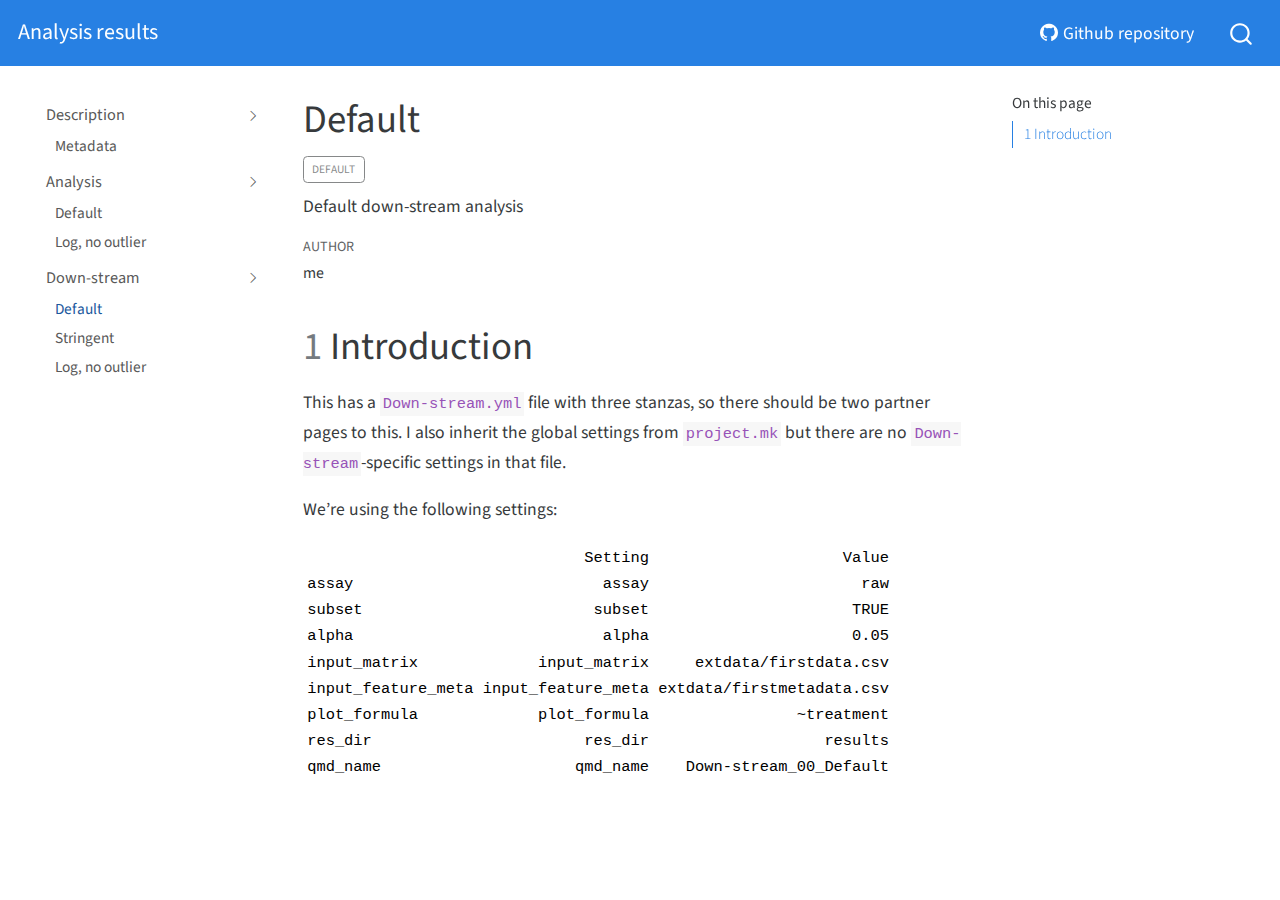
<file: docs/Down-stream_00_Default.html>
<!DOCTYPE html>
<html xmlns="http://www.w3.org/1999/xhtml" lang="en" xml:lang="en"><head>

<meta charset="utf-8">
<meta name="generator" content="quarto-1.2.269">

<meta name="viewport" content="width=device-width, initial-scale=1.0, user-scalable=yes">

<meta name="author" content="me">
<meta name="description" content="Default down-stream analysis">

<title>Analysis results - Default</title>
<style>
code{white-space: pre-wrap;}
span.smallcaps{font-variant: small-caps;}
div.columns{display: flex; gap: min(4vw, 1.5em);}
div.column{flex: auto; overflow-x: auto;}
div.hanging-indent{margin-left: 1.5em; text-indent: -1.5em;}
ul.task-list{list-style: none;}
ul.task-list li input[type="checkbox"] {
  width: 0.8em;
  margin: 0 0.8em 0.2em -1.6em;
  vertical-align: middle;
}
</style>


<script src="site_libs/quarto-nav/quarto-nav.js"></script>
<script src="site_libs/quarto-nav/headroom.min.js"></script>
<script src="site_libs/clipboard/clipboard.min.js"></script>
<script src="site_libs/quarto-search/autocomplete.umd.js"></script>
<script src="site_libs/quarto-search/fuse.min.js"></script>
<script src="site_libs/quarto-search/quarto-search.js"></script>
<meta name="quarto:offset" content="./">
<script src="site_libs/quarto-html/quarto.js"></script>
<script src="site_libs/quarto-html/popper.min.js"></script>
<script src="site_libs/quarto-html/tippy.umd.min.js"></script>
<script src="site_libs/quarto-html/anchor.min.js"></script>
<link href="site_libs/quarto-html/tippy.css" rel="stylesheet">
<link href="site_libs/quarto-html/quarto-syntax-highlighting.css" rel="stylesheet" id="quarto-text-highlighting-styles">
<script src="site_libs/bootstrap/bootstrap.min.js"></script>
<link href="site_libs/bootstrap/bootstrap-icons.css" rel="stylesheet">
<link href="site_libs/bootstrap/bootstrap.min.css" rel="stylesheet" id="quarto-bootstrap" data-mode="light">
<script id="quarto-search-options" type="application/json">{
  "location": "navbar",
  "copy-button": false,
  "collapse-after": 3,
  "panel-placement": "end",
  "type": "overlay",
  "limit": 20,
  "language": {
    "search-no-results-text": "No results",
    "search-matching-documents-text": "matching documents",
    "search-copy-link-title": "Copy link to search",
    "search-hide-matches-text": "Hide additional matches",
    "search-more-match-text": "more match in this document",
    "search-more-matches-text": "more matches in this document",
    "search-clear-button-title": "Clear",
    "search-detached-cancel-button-title": "Cancel",
    "search-submit-button-title": "Submit"
  }
}</script>


</head>

<body class="nav-sidebar floating nav-fixed">

<div id="quarto-search-results"></div>
  <header id="quarto-header" class="headroom fixed-top">
    <nav class="navbar navbar-expand-lg navbar-dark ">
      <div class="navbar-container container-fluid">
      <div class="navbar-brand-container">
    <a class="navbar-brand" href="./index.html">
    <span class="navbar-title">Analysis results</span>
    </a>
  </div>
          <button class="navbar-toggler" type="button" data-bs-toggle="collapse" data-bs-target="#navbarCollapse" aria-controls="navbarCollapse" aria-expanded="false" aria-label="Toggle navigation" onclick="if (window.quartoToggleHeadroom) { window.quartoToggleHeadroom(); }">
  <span class="navbar-toggler-icon"></span>
</button>
          <div class="collapse navbar-collapse" id="navbarCollapse">
            <ul class="navbar-nav navbar-nav-scroll ms-auto">
  <li class="nav-item">
    <a class="nav-link" href="https://github.com/"><i class="bi bi-github" role="img">
</i> 
 <span class="menu-text">Github repository</span></a>
  </li>  
</ul>
              <div id="quarto-search" class="" title="Search"></div>
          </div> <!-- /navcollapse -->
      </div> <!-- /container-fluid -->
    </nav>
  <nav class="quarto-secondary-nav" data-bs-toggle="collapse" data-bs-target="#quarto-sidebar" aria-controls="quarto-sidebar" aria-expanded="false" aria-label="Toggle sidebar navigation" onclick="if (window.quartoToggleHeadroom) { window.quartoToggleHeadroom(); }">
    <div class="container-fluid d-flex justify-content-between">
      <h1 class="quarto-secondary-nav-title">Default</h1>
      <button type="button" class="quarto-btn-toggle btn" aria-label="Show secondary navigation">
        <i class="bi bi-chevron-right"></i>
      </button>
    </div>
  </nav>
</header>
<!-- content -->
<div id="quarto-content" class="quarto-container page-columns page-rows-contents page-layout-article page-navbar">
<!-- sidebar -->
  <nav id="quarto-sidebar" class="sidebar collapse sidebar-navigation floating overflow-auto">
    <div class="sidebar-menu-container"> 
    <ul class="list-unstyled mt-1">
        <li class="sidebar-item sidebar-item-section">
      <div class="sidebar-item-container"> 
            <a class="sidebar-item-text sidebar-link text-start" data-bs-toggle="collapse" data-bs-target="#quarto-sidebar-section-1" aria-expanded="true">Description</a>
          <a class="sidebar-item-toggle text-start" data-bs-toggle="collapse" data-bs-target="#quarto-sidebar-section-1" aria-expanded="true">
            <i class="bi bi-chevron-right ms-2"></i>
          </a> 
      </div>
      <ul id="quarto-sidebar-section-1" class="collapse list-unstyled sidebar-section depth1 show">  
          <li class="sidebar-item">
  <div class="sidebar-item-container"> 
  <a href="./Description.html" class="sidebar-item-text sidebar-link">Metadata</a>
  </div>
</li>
      </ul>
  </li>
        <li class="sidebar-item sidebar-item-section">
      <div class="sidebar-item-container"> 
            <a class="sidebar-item-text sidebar-link text-start" data-bs-toggle="collapse" data-bs-target="#quarto-sidebar-section-2" aria-expanded="true">Analysis</a>
          <a class="sidebar-item-toggle text-start" data-bs-toggle="collapse" data-bs-target="#quarto-sidebar-section-2" aria-expanded="true">
            <i class="bi bi-chevron-right ms-2"></i>
          </a> 
      </div>
      <ul id="quarto-sidebar-section-2" class="collapse list-unstyled sidebar-section depth1 show">  
          <li class="sidebar-item">
  <div class="sidebar-item-container"> 
  <a href="./Analysis_00_Default.html" class="sidebar-item-text sidebar-link">Default</a>
  </div>
</li>
          <li class="sidebar-item">
  <div class="sidebar-item-container"> 
  <a href="./Analysis_01__Log__no_outlier_.html" class="sidebar-item-text sidebar-link">Log, no outlier</a>
  </div>
</li>
      </ul>
  </li>
        <li class="sidebar-item sidebar-item-section">
      <div class="sidebar-item-container"> 
            <a class="sidebar-item-text sidebar-link text-start" data-bs-toggle="collapse" data-bs-target="#quarto-sidebar-section-3" aria-expanded="true">Down-stream</a>
          <a class="sidebar-item-toggle text-start" data-bs-toggle="collapse" data-bs-target="#quarto-sidebar-section-3" aria-expanded="true">
            <i class="bi bi-chevron-right ms-2"></i>
          </a> 
      </div>
      <ul id="quarto-sidebar-section-3" class="collapse list-unstyled sidebar-section depth1 show">  
          <li class="sidebar-item">
  <div class="sidebar-item-container"> 
  <a href="./Down-stream_00_Default.html" class="sidebar-item-text sidebar-link active">Default</a>
  </div>
</li>
          <li class="sidebar-item">
  <div class="sidebar-item-container"> 
  <a href="./Down-stream_01_Stringent.html" class="sidebar-item-text sidebar-link">Stringent</a>
  </div>
</li>
          <li class="sidebar-item">
  <div class="sidebar-item-container"> 
  <a href="./Down-stream_02__Log__no_outlier_.html" class="sidebar-item-text sidebar-link">Log, no outlier</a>
  </div>
</li>
      </ul>
  </li>
    </ul>
    </div>
</nav>
<!-- margin-sidebar -->
    <div id="quarto-margin-sidebar" class="sidebar margin-sidebar">
        <nav id="TOC" role="doc-toc" class="toc-active">
    <h2 id="toc-title">On this page</h2>
   
  <ul>
  <li><a href="#introduction" id="toc-introduction" class="nav-link active" data-scroll-target="#introduction"><span class="toc-section-number">1</span>  Introduction</a></li>
  </ul>
</nav>
    </div>
<!-- main -->
<main class="content" id="quarto-document-content">

<header id="title-block-header" class="quarto-title-block default">
<div class="quarto-title">
<h1 class="title d-none d-lg-block">Default</h1>
  <div class="quarto-categories">
    <div class="quarto-category">Default</div>
  </div>
  </div>

<div>
  <div class="description">
    Default down-stream analysis
  </div>
</div>


<div class="quarto-title-meta">

    <div>
    <div class="quarto-title-meta-heading">Author</div>
    <div class="quarto-title-meta-contents">
             <p>me </p>
          </div>
  </div>
    
  
    
  </div>
  

</header>

<section id="introduction" class="level1" data-number="1">
<h1 data-number="1"><span class="header-section-number">1</span> Introduction</h1>
<p>This has a <code>Down-stream.yml</code> file with three stanzas, so there should be two partner pages to this. I also inherit the global settings from <code>project.mk</code> but there are no <code>Down-stream</code>-specific settings in that file.</p>
<p>We’re using the following settings:</p>
<div class="cell">
<div class="cell-output cell-output-stdout">
<pre><code>                              Setting                     Value
assay                           assay                       raw
subset                         subset                      TRUE
alpha                           alpha                      0.05
input_matrix             input_matrix     extdata/firstdata.csv
input_feature_meta input_feature_meta extdata/firstmetadata.csv
plot_formula             plot_formula                ~treatment
res_dir                       res_dir                   results
qmd_name                     qmd_name    Down-stream_00_Default</code></pre>
</div>
</div>


</section>

</main> <!-- /main -->
<script id="quarto-html-after-body" type="application/javascript">
window.document.addEventListener("DOMContentLoaded", function (event) {
  const toggleBodyColorMode = (bsSheetEl) => {
    const mode = bsSheetEl.getAttribute("data-mode");
    const bodyEl = window.document.querySelector("body");
    if (mode === "dark") {
      bodyEl.classList.add("quarto-dark");
      bodyEl.classList.remove("quarto-light");
    } else {
      bodyEl.classList.add("quarto-light");
      bodyEl.classList.remove("quarto-dark");
    }
  }
  const toggleBodyColorPrimary = () => {
    const bsSheetEl = window.document.querySelector("link#quarto-bootstrap");
    if (bsSheetEl) {
      toggleBodyColorMode(bsSheetEl);
    }
  }
  toggleBodyColorPrimary();  
  const icon = "";
  const anchorJS = new window.AnchorJS();
  anchorJS.options = {
    placement: 'right',
    icon: icon
  };
  anchorJS.add('.anchored');
  const clipboard = new window.ClipboardJS('.code-copy-button', {
    target: function(trigger) {
      return trigger.previousElementSibling;
    }
  });
  clipboard.on('success', function(e) {
    // button target
    const button = e.trigger;
    // don't keep focus
    button.blur();
    // flash "checked"
    button.classList.add('code-copy-button-checked');
    var currentTitle = button.getAttribute("title");
    button.setAttribute("title", "Copied!");
    let tooltip;
    if (window.bootstrap) {
      button.setAttribute("data-bs-toggle", "tooltip");
      button.setAttribute("data-bs-placement", "left");
      button.setAttribute("data-bs-title", "Copied!");
      tooltip = new bootstrap.Tooltip(button, 
        { trigger: "manual", 
          customClass: "code-copy-button-tooltip",
          offset: [0, -8]});
      tooltip.show();    
    }
    setTimeout(function() {
      if (tooltip) {
        tooltip.hide();
        button.removeAttribute("data-bs-title");
        button.removeAttribute("data-bs-toggle");
        button.removeAttribute("data-bs-placement");
      }
      button.setAttribute("title", currentTitle);
      button.classList.remove('code-copy-button-checked');
    }, 1000);
    // clear code selection
    e.clearSelection();
  });
  function tippyHover(el, contentFn) {
    const config = {
      allowHTML: true,
      content: contentFn,
      maxWidth: 500,
      delay: 100,
      arrow: false,
      appendTo: function(el) {
          return el.parentElement;
      },
      interactive: true,
      interactiveBorder: 10,
      theme: 'quarto',
      placement: 'bottom-start'
    };
    window.tippy(el, config); 
  }
  const noterefs = window.document.querySelectorAll('a[role="doc-noteref"]');
  for (var i=0; i<noterefs.length; i++) {
    const ref = noterefs[i];
    tippyHover(ref, function() {
      // use id or data attribute instead here
      let href = ref.getAttribute('data-footnote-href') || ref.getAttribute('href');
      try { href = new URL(href).hash; } catch {}
      const id = href.replace(/^#\/?/, "");
      const note = window.document.getElementById(id);
      return note.innerHTML;
    });
  }
  const findCites = (el) => {
    const parentEl = el.parentElement;
    if (parentEl) {
      const cites = parentEl.dataset.cites;
      if (cites) {
        return {
          el,
          cites: cites.split(' ')
        };
      } else {
        return findCites(el.parentElement)
      }
    } else {
      return undefined;
    }
  };
  var bibliorefs = window.document.querySelectorAll('a[role="doc-biblioref"]');
  for (var i=0; i<bibliorefs.length; i++) {
    const ref = bibliorefs[i];
    const citeInfo = findCites(ref);
    if (citeInfo) {
      tippyHover(citeInfo.el, function() {
        var popup = window.document.createElement('div');
        citeInfo.cites.forEach(function(cite) {
          var citeDiv = window.document.createElement('div');
          citeDiv.classList.add('hanging-indent');
          citeDiv.classList.add('csl-entry');
          var biblioDiv = window.document.getElementById('ref-' + cite);
          if (biblioDiv) {
            citeDiv.innerHTML = biblioDiv.innerHTML;
          }
          popup.appendChild(citeDiv);
        });
        return popup.innerHTML;
      });
    }
  }
});
</script>
</div> <!-- /content -->



</body></html>
</file>
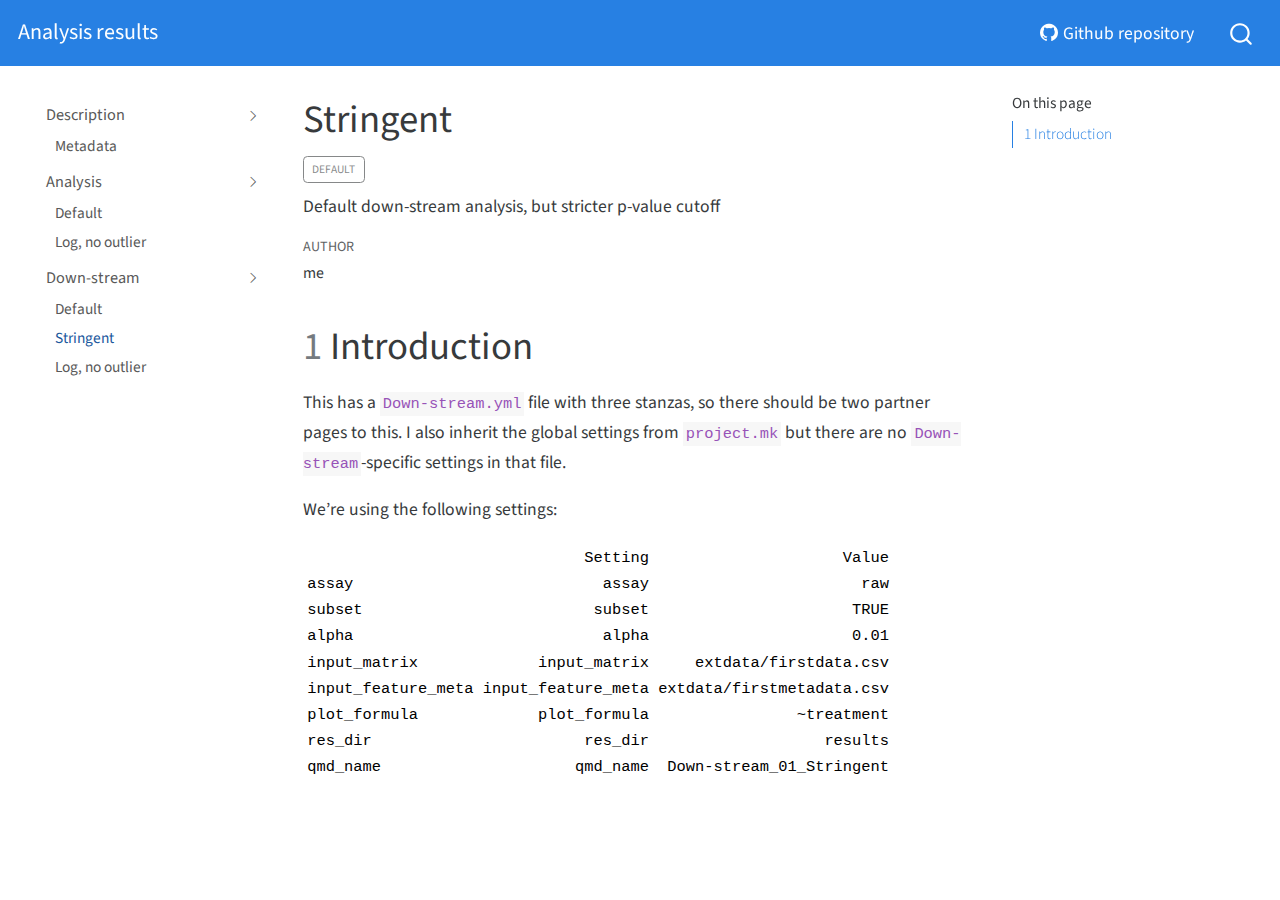
<file: docs/Down-stream_01_Stringent.html>
<!DOCTYPE html>
<html xmlns="http://www.w3.org/1999/xhtml" lang="en" xml:lang="en"><head>

<meta charset="utf-8">
<meta name="generator" content="quarto-1.2.269">

<meta name="viewport" content="width=device-width, initial-scale=1.0, user-scalable=yes">

<meta name="author" content="me">
<meta name="description" content="Default down-stream analysis, but stricter p-value cutoff">

<title>Analysis results - Stringent</title>
<style>
code{white-space: pre-wrap;}
span.smallcaps{font-variant: small-caps;}
div.columns{display: flex; gap: min(4vw, 1.5em);}
div.column{flex: auto; overflow-x: auto;}
div.hanging-indent{margin-left: 1.5em; text-indent: -1.5em;}
ul.task-list{list-style: none;}
ul.task-list li input[type="checkbox"] {
  width: 0.8em;
  margin: 0 0.8em 0.2em -1.6em;
  vertical-align: middle;
}
</style>


<script src="site_libs/quarto-nav/quarto-nav.js"></script>
<script src="site_libs/quarto-nav/headroom.min.js"></script>
<script src="site_libs/clipboard/clipboard.min.js"></script>
<script src="site_libs/quarto-search/autocomplete.umd.js"></script>
<script src="site_libs/quarto-search/fuse.min.js"></script>
<script src="site_libs/quarto-search/quarto-search.js"></script>
<meta name="quarto:offset" content="./">
<script src="site_libs/quarto-html/quarto.js"></script>
<script src="site_libs/quarto-html/popper.min.js"></script>
<script src="site_libs/quarto-html/tippy.umd.min.js"></script>
<script src="site_libs/quarto-html/anchor.min.js"></script>
<link href="site_libs/quarto-html/tippy.css" rel="stylesheet">
<link href="site_libs/quarto-html/quarto-syntax-highlighting.css" rel="stylesheet" id="quarto-text-highlighting-styles">
<script src="site_libs/bootstrap/bootstrap.min.js"></script>
<link href="site_libs/bootstrap/bootstrap-icons.css" rel="stylesheet">
<link href="site_libs/bootstrap/bootstrap.min.css" rel="stylesheet" id="quarto-bootstrap" data-mode="light">
<script id="quarto-search-options" type="application/json">{
  "location": "navbar",
  "copy-button": false,
  "collapse-after": 3,
  "panel-placement": "end",
  "type": "overlay",
  "limit": 20,
  "language": {
    "search-no-results-text": "No results",
    "search-matching-documents-text": "matching documents",
    "search-copy-link-title": "Copy link to search",
    "search-hide-matches-text": "Hide additional matches",
    "search-more-match-text": "more match in this document",
    "search-more-matches-text": "more matches in this document",
    "search-clear-button-title": "Clear",
    "search-detached-cancel-button-title": "Cancel",
    "search-submit-button-title": "Submit"
  }
}</script>


</head>

<body class="nav-sidebar floating nav-fixed">

<div id="quarto-search-results"></div>
  <header id="quarto-header" class="headroom fixed-top">
    <nav class="navbar navbar-expand-lg navbar-dark ">
      <div class="navbar-container container-fluid">
      <div class="navbar-brand-container">
    <a class="navbar-brand" href="./index.html">
    <span class="navbar-title">Analysis results</span>
    </a>
  </div>
          <button class="navbar-toggler" type="button" data-bs-toggle="collapse" data-bs-target="#navbarCollapse" aria-controls="navbarCollapse" aria-expanded="false" aria-label="Toggle navigation" onclick="if (window.quartoToggleHeadroom) { window.quartoToggleHeadroom(); }">
  <span class="navbar-toggler-icon"></span>
</button>
          <div class="collapse navbar-collapse" id="navbarCollapse">
            <ul class="navbar-nav navbar-nav-scroll ms-auto">
  <li class="nav-item">
    <a class="nav-link" href="https://github.com/"><i class="bi bi-github" role="img">
</i> 
 <span class="menu-text">Github repository</span></a>
  </li>  
</ul>
              <div id="quarto-search" class="" title="Search"></div>
          </div> <!-- /navcollapse -->
      </div> <!-- /container-fluid -->
    </nav>
  <nav class="quarto-secondary-nav" data-bs-toggle="collapse" data-bs-target="#quarto-sidebar" aria-controls="quarto-sidebar" aria-expanded="false" aria-label="Toggle sidebar navigation" onclick="if (window.quartoToggleHeadroom) { window.quartoToggleHeadroom(); }">
    <div class="container-fluid d-flex justify-content-between">
      <h1 class="quarto-secondary-nav-title">Stringent</h1>
      <button type="button" class="quarto-btn-toggle btn" aria-label="Show secondary navigation">
        <i class="bi bi-chevron-right"></i>
      </button>
    </div>
  </nav>
</header>
<!-- content -->
<div id="quarto-content" class="quarto-container page-columns page-rows-contents page-layout-article page-navbar">
<!-- sidebar -->
  <nav id="quarto-sidebar" class="sidebar collapse sidebar-navigation floating overflow-auto">
    <div class="sidebar-menu-container"> 
    <ul class="list-unstyled mt-1">
        <li class="sidebar-item sidebar-item-section">
      <div class="sidebar-item-container"> 
            <a class="sidebar-item-text sidebar-link text-start" data-bs-toggle="collapse" data-bs-target="#quarto-sidebar-section-1" aria-expanded="true">Description</a>
          <a class="sidebar-item-toggle text-start" data-bs-toggle="collapse" data-bs-target="#quarto-sidebar-section-1" aria-expanded="true">
            <i class="bi bi-chevron-right ms-2"></i>
          </a> 
      </div>
      <ul id="quarto-sidebar-section-1" class="collapse list-unstyled sidebar-section depth1 show">  
          <li class="sidebar-item">
  <div class="sidebar-item-container"> 
  <a href="./Description.html" class="sidebar-item-text sidebar-link">Metadata</a>
  </div>
</li>
      </ul>
  </li>
        <li class="sidebar-item sidebar-item-section">
      <div class="sidebar-item-container"> 
            <a class="sidebar-item-text sidebar-link text-start" data-bs-toggle="collapse" data-bs-target="#quarto-sidebar-section-2" aria-expanded="true">Analysis</a>
          <a class="sidebar-item-toggle text-start" data-bs-toggle="collapse" data-bs-target="#quarto-sidebar-section-2" aria-expanded="true">
            <i class="bi bi-chevron-right ms-2"></i>
          </a> 
      </div>
      <ul id="quarto-sidebar-section-2" class="collapse list-unstyled sidebar-section depth1 show">  
          <li class="sidebar-item">
  <div class="sidebar-item-container"> 
  <a href="./Analysis_00_Default.html" class="sidebar-item-text sidebar-link">Default</a>
  </div>
</li>
          <li class="sidebar-item">
  <div class="sidebar-item-container"> 
  <a href="./Analysis_01__Log__no_outlier_.html" class="sidebar-item-text sidebar-link">Log, no outlier</a>
  </div>
</li>
      </ul>
  </li>
        <li class="sidebar-item sidebar-item-section">
      <div class="sidebar-item-container"> 
            <a class="sidebar-item-text sidebar-link text-start" data-bs-toggle="collapse" data-bs-target="#quarto-sidebar-section-3" aria-expanded="true">Down-stream</a>
          <a class="sidebar-item-toggle text-start" data-bs-toggle="collapse" data-bs-target="#quarto-sidebar-section-3" aria-expanded="true">
            <i class="bi bi-chevron-right ms-2"></i>
          </a> 
      </div>
      <ul id="quarto-sidebar-section-3" class="collapse list-unstyled sidebar-section depth1 show">  
          <li class="sidebar-item">
  <div class="sidebar-item-container"> 
  <a href="./Down-stream_00_Default.html" class="sidebar-item-text sidebar-link">Default</a>
  </div>
</li>
          <li class="sidebar-item">
  <div class="sidebar-item-container"> 
  <a href="./Down-stream_01_Stringent.html" class="sidebar-item-text sidebar-link active">Stringent</a>
  </div>
</li>
          <li class="sidebar-item">
  <div class="sidebar-item-container"> 
  <a href="./Down-stream_02__Log__no_outlier_.html" class="sidebar-item-text sidebar-link">Log, no outlier</a>
  </div>
</li>
      </ul>
  </li>
    </ul>
    </div>
</nav>
<!-- margin-sidebar -->
    <div id="quarto-margin-sidebar" class="sidebar margin-sidebar">
        <nav id="TOC" role="doc-toc" class="toc-active">
    <h2 id="toc-title">On this page</h2>
   
  <ul>
  <li><a href="#introduction" id="toc-introduction" class="nav-link active" data-scroll-target="#introduction"><span class="toc-section-number">1</span>  Introduction</a></li>
  </ul>
</nav>
    </div>
<!-- main -->
<main class="content" id="quarto-document-content">

<header id="title-block-header" class="quarto-title-block default">
<div class="quarto-title">
<h1 class="title d-none d-lg-block">Stringent</h1>
  <div class="quarto-categories">
    <div class="quarto-category">Default</div>
  </div>
  </div>

<div>
  <div class="description">
    Default down-stream analysis, but stricter p-value cutoff
  </div>
</div>


<div class="quarto-title-meta">

    <div>
    <div class="quarto-title-meta-heading">Author</div>
    <div class="quarto-title-meta-contents">
             <p>me </p>
          </div>
  </div>
    
  
    
  </div>
  

</header>

<section id="introduction" class="level1" data-number="1">
<h1 data-number="1"><span class="header-section-number">1</span> Introduction</h1>
<p>This has a <code>Down-stream.yml</code> file with three stanzas, so there should be two partner pages to this. I also inherit the global settings from <code>project.mk</code> but there are no <code>Down-stream</code>-specific settings in that file.</p>
<p>We’re using the following settings:</p>
<div class="cell">
<div class="cell-output cell-output-stdout">
<pre><code>                              Setting                     Value
assay                           assay                       raw
subset                         subset                      TRUE
alpha                           alpha                      0.01
input_matrix             input_matrix     extdata/firstdata.csv
input_feature_meta input_feature_meta extdata/firstmetadata.csv
plot_formula             plot_formula                ~treatment
res_dir                       res_dir                   results
qmd_name                     qmd_name  Down-stream_01_Stringent</code></pre>
</div>
</div>


</section>

</main> <!-- /main -->
<script id="quarto-html-after-body" type="application/javascript">
window.document.addEventListener("DOMContentLoaded", function (event) {
  const toggleBodyColorMode = (bsSheetEl) => {
    const mode = bsSheetEl.getAttribute("data-mode");
    const bodyEl = window.document.querySelector("body");
    if (mode === "dark") {
      bodyEl.classList.add("quarto-dark");
      bodyEl.classList.remove("quarto-light");
    } else {
      bodyEl.classList.add("quarto-light");
      bodyEl.classList.remove("quarto-dark");
    }
  }
  const toggleBodyColorPrimary = () => {
    const bsSheetEl = window.document.querySelector("link#quarto-bootstrap");
    if (bsSheetEl) {
      toggleBodyColorMode(bsSheetEl);
    }
  }
  toggleBodyColorPrimary();  
  const icon = "";
  const anchorJS = new window.AnchorJS();
  anchorJS.options = {
    placement: 'right',
    icon: icon
  };
  anchorJS.add('.anchored');
  const clipboard = new window.ClipboardJS('.code-copy-button', {
    target: function(trigger) {
      return trigger.previousElementSibling;
    }
  });
  clipboard.on('success', function(e) {
    // button target
    const button = e.trigger;
    // don't keep focus
    button.blur();
    // flash "checked"
    button.classList.add('code-copy-button-checked');
    var currentTitle = button.getAttribute("title");
    button.setAttribute("title", "Copied!");
    let tooltip;
    if (window.bootstrap) {
      button.setAttribute("data-bs-toggle", "tooltip");
      button.setAttribute("data-bs-placement", "left");
      button.setAttribute("data-bs-title", "Copied!");
      tooltip = new bootstrap.Tooltip(button, 
        { trigger: "manual", 
          customClass: "code-copy-button-tooltip",
          offset: [0, -8]});
      tooltip.show();    
    }
    setTimeout(function() {
      if (tooltip) {
        tooltip.hide();
        button.removeAttribute("data-bs-title");
        button.removeAttribute("data-bs-toggle");
        button.removeAttribute("data-bs-placement");
      }
      button.setAttribute("title", currentTitle);
      button.classList.remove('code-copy-button-checked');
    }, 1000);
    // clear code selection
    e.clearSelection();
  });
  function tippyHover(el, contentFn) {
    const config = {
      allowHTML: true,
      content: contentFn,
      maxWidth: 500,
      delay: 100,
      arrow: false,
      appendTo: function(el) {
          return el.parentElement;
      },
      interactive: true,
      interactiveBorder: 10,
      theme: 'quarto',
      placement: 'bottom-start'
    };
    window.tippy(el, config); 
  }
  const noterefs = window.document.querySelectorAll('a[role="doc-noteref"]');
  for (var i=0; i<noterefs.length; i++) {
    const ref = noterefs[i];
    tippyHover(ref, function() {
      // use id or data attribute instead here
      let href = ref.getAttribute('data-footnote-href') || ref.getAttribute('href');
      try { href = new URL(href).hash; } catch {}
      const id = href.replace(/^#\/?/, "");
      const note = window.document.getElementById(id);
      return note.innerHTML;
    });
  }
  const findCites = (el) => {
    const parentEl = el.parentElement;
    if (parentEl) {
      const cites = parentEl.dataset.cites;
      if (cites) {
        return {
          el,
          cites: cites.split(' ')
        };
      } else {
        return findCites(el.parentElement)
      }
    } else {
      return undefined;
    }
  };
  var bibliorefs = window.document.querySelectorAll('a[role="doc-biblioref"]');
  for (var i=0; i<bibliorefs.length; i++) {
    const ref = bibliorefs[i];
    const citeInfo = findCites(ref);
    if (citeInfo) {
      tippyHover(citeInfo.el, function() {
        var popup = window.document.createElement('div');
        citeInfo.cites.forEach(function(cite) {
          var citeDiv = window.document.createElement('div');
          citeDiv.classList.add('hanging-indent');
          citeDiv.classList.add('csl-entry');
          var biblioDiv = window.document.getElementById('ref-' + cite);
          if (biblioDiv) {
            citeDiv.innerHTML = biblioDiv.innerHTML;
          }
          popup.appendChild(citeDiv);
        });
        return popup.innerHTML;
      });
    }
  }
});
</script>
</div> <!-- /content -->



</body></html>
</file>
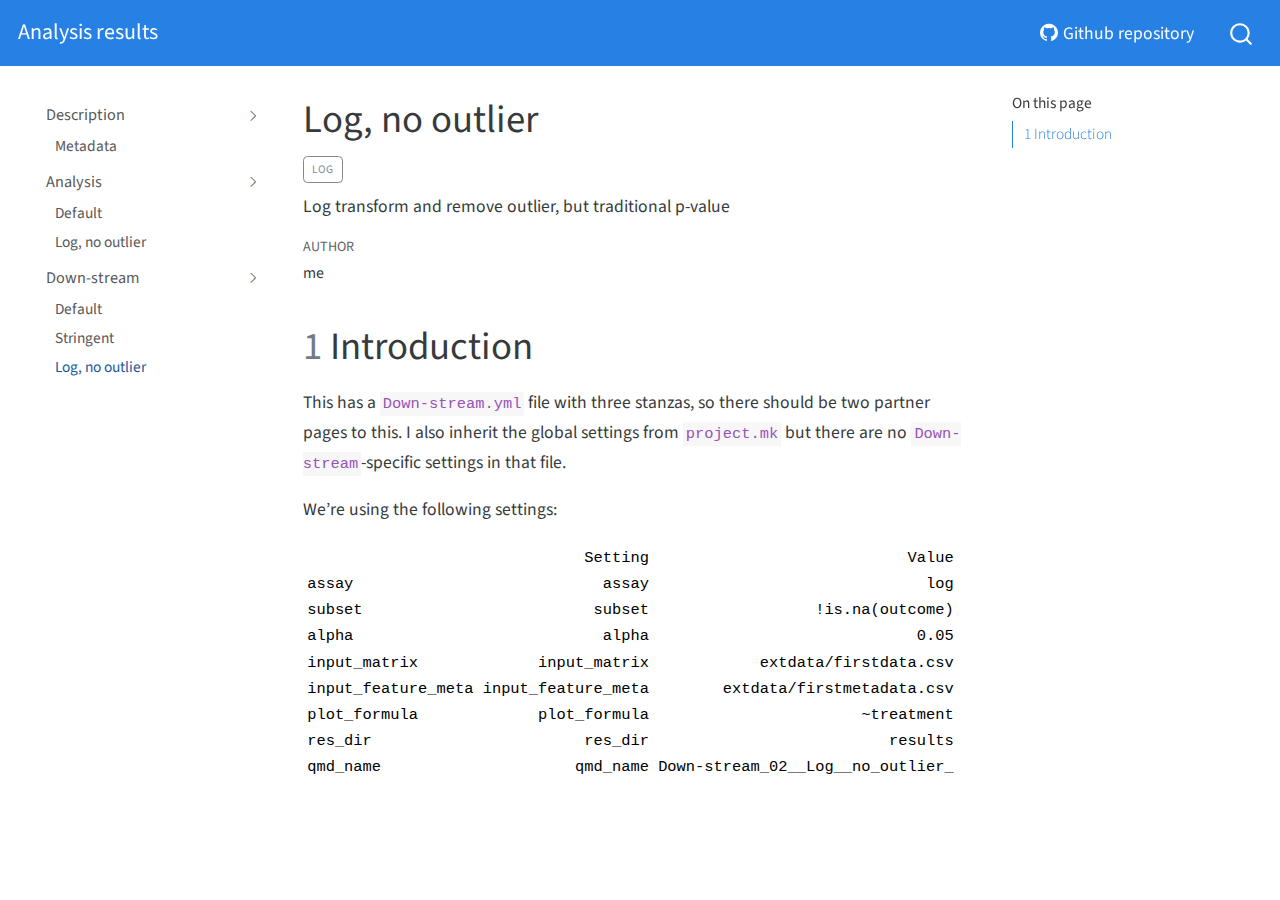
<file: docs/Down-stream_02__Log__no_outlier_.html>
<!DOCTYPE html>
<html xmlns="http://www.w3.org/1999/xhtml" lang="en" xml:lang="en"><head>

<meta charset="utf-8">
<meta name="generator" content="quarto-1.2.269">

<meta name="viewport" content="width=device-width, initial-scale=1.0, user-scalable=yes">

<meta name="author" content="me">
<meta name="description" content="Log transform and remove outlier, but traditional p-value">

<title>Analysis results - Log, no outlier</title>
<style>
code{white-space: pre-wrap;}
span.smallcaps{font-variant: small-caps;}
div.columns{display: flex; gap: min(4vw, 1.5em);}
div.column{flex: auto; overflow-x: auto;}
div.hanging-indent{margin-left: 1.5em; text-indent: -1.5em;}
ul.task-list{list-style: none;}
ul.task-list li input[type="checkbox"] {
  width: 0.8em;
  margin: 0 0.8em 0.2em -1.6em;
  vertical-align: middle;
}
</style>


<script src="site_libs/quarto-nav/quarto-nav.js"></script>
<script src="site_libs/quarto-nav/headroom.min.js"></script>
<script src="site_libs/clipboard/clipboard.min.js"></script>
<script src="site_libs/quarto-search/autocomplete.umd.js"></script>
<script src="site_libs/quarto-search/fuse.min.js"></script>
<script src="site_libs/quarto-search/quarto-search.js"></script>
<meta name="quarto:offset" content="./">
<script src="site_libs/quarto-html/quarto.js"></script>
<script src="site_libs/quarto-html/popper.min.js"></script>
<script src="site_libs/quarto-html/tippy.umd.min.js"></script>
<script src="site_libs/quarto-html/anchor.min.js"></script>
<link href="site_libs/quarto-html/tippy.css" rel="stylesheet">
<link href="site_libs/quarto-html/quarto-syntax-highlighting.css" rel="stylesheet" id="quarto-text-highlighting-styles">
<script src="site_libs/bootstrap/bootstrap.min.js"></script>
<link href="site_libs/bootstrap/bootstrap-icons.css" rel="stylesheet">
<link href="site_libs/bootstrap/bootstrap.min.css" rel="stylesheet" id="quarto-bootstrap" data-mode="light">
<script id="quarto-search-options" type="application/json">{
  "location": "navbar",
  "copy-button": false,
  "collapse-after": 3,
  "panel-placement": "end",
  "type": "overlay",
  "limit": 20,
  "language": {
    "search-no-results-text": "No results",
    "search-matching-documents-text": "matching documents",
    "search-copy-link-title": "Copy link to search",
    "search-hide-matches-text": "Hide additional matches",
    "search-more-match-text": "more match in this document",
    "search-more-matches-text": "more matches in this document",
    "search-clear-button-title": "Clear",
    "search-detached-cancel-button-title": "Cancel",
    "search-submit-button-title": "Submit"
  }
}</script>


</head>

<body class="nav-sidebar floating nav-fixed">

<div id="quarto-search-results"></div>
  <header id="quarto-header" class="headroom fixed-top">
    <nav class="navbar navbar-expand-lg navbar-dark ">
      <div class="navbar-container container-fluid">
      <div class="navbar-brand-container">
    <a class="navbar-brand" href="./index.html">
    <span class="navbar-title">Analysis results</span>
    </a>
  </div>
          <button class="navbar-toggler" type="button" data-bs-toggle="collapse" data-bs-target="#navbarCollapse" aria-controls="navbarCollapse" aria-expanded="false" aria-label="Toggle navigation" onclick="if (window.quartoToggleHeadroom) { window.quartoToggleHeadroom(); }">
  <span class="navbar-toggler-icon"></span>
</button>
          <div class="collapse navbar-collapse" id="navbarCollapse">
            <ul class="navbar-nav navbar-nav-scroll ms-auto">
  <li class="nav-item">
    <a class="nav-link" href="https://github.com/"><i class="bi bi-github" role="img">
</i> 
 <span class="menu-text">Github repository</span></a>
  </li>  
</ul>
              <div id="quarto-search" class="" title="Search"></div>
          </div> <!-- /navcollapse -->
      </div> <!-- /container-fluid -->
    </nav>
  <nav class="quarto-secondary-nav" data-bs-toggle="collapse" data-bs-target="#quarto-sidebar" aria-controls="quarto-sidebar" aria-expanded="false" aria-label="Toggle sidebar navigation" onclick="if (window.quartoToggleHeadroom) { window.quartoToggleHeadroom(); }">
    <div class="container-fluid d-flex justify-content-between">
      <h1 class="quarto-secondary-nav-title">Log, no outlier</h1>
      <button type="button" class="quarto-btn-toggle btn" aria-label="Show secondary navigation">
        <i class="bi bi-chevron-right"></i>
      </button>
    </div>
  </nav>
</header>
<!-- content -->
<div id="quarto-content" class="quarto-container page-columns page-rows-contents page-layout-article page-navbar">
<!-- sidebar -->
  <nav id="quarto-sidebar" class="sidebar collapse sidebar-navigation floating overflow-auto">
    <div class="sidebar-menu-container"> 
    <ul class="list-unstyled mt-1">
        <li class="sidebar-item sidebar-item-section">
      <div class="sidebar-item-container"> 
            <a class="sidebar-item-text sidebar-link text-start" data-bs-toggle="collapse" data-bs-target="#quarto-sidebar-section-1" aria-expanded="true">Description</a>
          <a class="sidebar-item-toggle text-start" data-bs-toggle="collapse" data-bs-target="#quarto-sidebar-section-1" aria-expanded="true">
            <i class="bi bi-chevron-right ms-2"></i>
          </a> 
      </div>
      <ul id="quarto-sidebar-section-1" class="collapse list-unstyled sidebar-section depth1 show">  
          <li class="sidebar-item">
  <div class="sidebar-item-container"> 
  <a href="./Description.html" class="sidebar-item-text sidebar-link">Metadata</a>
  </div>
</li>
      </ul>
  </li>
        <li class="sidebar-item sidebar-item-section">
      <div class="sidebar-item-container"> 
            <a class="sidebar-item-text sidebar-link text-start" data-bs-toggle="collapse" data-bs-target="#quarto-sidebar-section-2" aria-expanded="true">Analysis</a>
          <a class="sidebar-item-toggle text-start" data-bs-toggle="collapse" data-bs-target="#quarto-sidebar-section-2" aria-expanded="true">
            <i class="bi bi-chevron-right ms-2"></i>
          </a> 
      </div>
      <ul id="quarto-sidebar-section-2" class="collapse list-unstyled sidebar-section depth1 show">  
          <li class="sidebar-item">
  <div class="sidebar-item-container"> 
  <a href="./Analysis_00_Default.html" class="sidebar-item-text sidebar-link">Default</a>
  </div>
</li>
          <li class="sidebar-item">
  <div class="sidebar-item-container"> 
  <a href="./Analysis_01__Log__no_outlier_.html" class="sidebar-item-text sidebar-link">Log, no outlier</a>
  </div>
</li>
      </ul>
  </li>
        <li class="sidebar-item sidebar-item-section">
      <div class="sidebar-item-container"> 
            <a class="sidebar-item-text sidebar-link text-start" data-bs-toggle="collapse" data-bs-target="#quarto-sidebar-section-3" aria-expanded="true">Down-stream</a>
          <a class="sidebar-item-toggle text-start" data-bs-toggle="collapse" data-bs-target="#quarto-sidebar-section-3" aria-expanded="true">
            <i class="bi bi-chevron-right ms-2"></i>
          </a> 
      </div>
      <ul id="quarto-sidebar-section-3" class="collapse list-unstyled sidebar-section depth1 show">  
          <li class="sidebar-item">
  <div class="sidebar-item-container"> 
  <a href="./Down-stream_00_Default.html" class="sidebar-item-text sidebar-link">Default</a>
  </div>
</li>
          <li class="sidebar-item">
  <div class="sidebar-item-container"> 
  <a href="./Down-stream_01_Stringent.html" class="sidebar-item-text sidebar-link">Stringent</a>
  </div>
</li>
          <li class="sidebar-item">
  <div class="sidebar-item-container"> 
  <a href="./Down-stream_02__Log__no_outlier_.html" class="sidebar-item-text sidebar-link active">Log, no outlier</a>
  </div>
</li>
      </ul>
  </li>
    </ul>
    </div>
</nav>
<!-- margin-sidebar -->
    <div id="quarto-margin-sidebar" class="sidebar margin-sidebar">
        <nav id="TOC" role="doc-toc" class="toc-active">
    <h2 id="toc-title">On this page</h2>
   
  <ul>
  <li><a href="#introduction" id="toc-introduction" class="nav-link active" data-scroll-target="#introduction"><span class="toc-section-number">1</span>  Introduction</a></li>
  </ul>
</nav>
    </div>
<!-- main -->
<main class="content" id="quarto-document-content">

<header id="title-block-header" class="quarto-title-block default">
<div class="quarto-title">
<h1 class="title d-none d-lg-block">Log, no outlier</h1>
  <div class="quarto-categories">
    <div class="quarto-category">log</div>
  </div>
  </div>

<div>
  <div class="description">
    Log transform and remove outlier, but traditional p-value
  </div>
</div>


<div class="quarto-title-meta">

    <div>
    <div class="quarto-title-meta-heading">Author</div>
    <div class="quarto-title-meta-contents">
             <p>me </p>
          </div>
  </div>
    
  
    
  </div>
  

</header>

<section id="introduction" class="level1" data-number="1">
<h1 data-number="1"><span class="header-section-number">1</span> Introduction</h1>
<p>This has a <code>Down-stream.yml</code> file with three stanzas, so there should be two partner pages to this. I also inherit the global settings from <code>project.mk</code> but there are no <code>Down-stream</code>-specific settings in that file.</p>
<p>We’re using the following settings:</p>
<div class="cell">
<div class="cell-output cell-output-stdout">
<pre><code>                              Setting                            Value
assay                           assay                              log
subset                         subset                  !is.na(outcome)
alpha                           alpha                             0.05
input_matrix             input_matrix            extdata/firstdata.csv
input_feature_meta input_feature_meta        extdata/firstmetadata.csv
plot_formula             plot_formula                       ~treatment
res_dir                       res_dir                          results
qmd_name                     qmd_name Down-stream_02__Log__no_outlier_</code></pre>
</div>
</div>


</section>

</main> <!-- /main -->
<script id="quarto-html-after-body" type="application/javascript">
window.document.addEventListener("DOMContentLoaded", function (event) {
  const toggleBodyColorMode = (bsSheetEl) => {
    const mode = bsSheetEl.getAttribute("data-mode");
    const bodyEl = window.document.querySelector("body");
    if (mode === "dark") {
      bodyEl.classList.add("quarto-dark");
      bodyEl.classList.remove("quarto-light");
    } else {
      bodyEl.classList.add("quarto-light");
      bodyEl.classList.remove("quarto-dark");
    }
  }
  const toggleBodyColorPrimary = () => {
    const bsSheetEl = window.document.querySelector("link#quarto-bootstrap");
    if (bsSheetEl) {
      toggleBodyColorMode(bsSheetEl);
    }
  }
  toggleBodyColorPrimary();  
  const icon = "";
  const anchorJS = new window.AnchorJS();
  anchorJS.options = {
    placement: 'right',
    icon: icon
  };
  anchorJS.add('.anchored');
  const clipboard = new window.ClipboardJS('.code-copy-button', {
    target: function(trigger) {
      return trigger.previousElementSibling;
    }
  });
  clipboard.on('success', function(e) {
    // button target
    const button = e.trigger;
    // don't keep focus
    button.blur();
    // flash "checked"
    button.classList.add('code-copy-button-checked');
    var currentTitle = button.getAttribute("title");
    button.setAttribute("title", "Copied!");
    let tooltip;
    if (window.bootstrap) {
      button.setAttribute("data-bs-toggle", "tooltip");
      button.setAttribute("data-bs-placement", "left");
      button.setAttribute("data-bs-title", "Copied!");
      tooltip = new bootstrap.Tooltip(button, 
        { trigger: "manual", 
          customClass: "code-copy-button-tooltip",
          offset: [0, -8]});
      tooltip.show();    
    }
    setTimeout(function() {
      if (tooltip) {
        tooltip.hide();
        button.removeAttribute("data-bs-title");
        button.removeAttribute("data-bs-toggle");
        button.removeAttribute("data-bs-placement");
      }
      button.setAttribute("title", currentTitle);
      button.classList.remove('code-copy-button-checked');
    }, 1000);
    // clear code selection
    e.clearSelection();
  });
  function tippyHover(el, contentFn) {
    const config = {
      allowHTML: true,
      content: contentFn,
      maxWidth: 500,
      delay: 100,
      arrow: false,
      appendTo: function(el) {
          return el.parentElement;
      },
      interactive: true,
      interactiveBorder: 10,
      theme: 'quarto',
      placement: 'bottom-start'
    };
    window.tippy(el, config); 
  }
  const noterefs = window.document.querySelectorAll('a[role="doc-noteref"]');
  for (var i=0; i<noterefs.length; i++) {
    const ref = noterefs[i];
    tippyHover(ref, function() {
      // use id or data attribute instead here
      let href = ref.getAttribute('data-footnote-href') || ref.getAttribute('href');
      try { href = new URL(href).hash; } catch {}
      const id = href.replace(/^#\/?/, "");
      const note = window.document.getElementById(id);
      return note.innerHTML;
    });
  }
  const findCites = (el) => {
    const parentEl = el.parentElement;
    if (parentEl) {
      const cites = parentEl.dataset.cites;
      if (cites) {
        return {
          el,
          cites: cites.split(' ')
        };
      } else {
        return findCites(el.parentElement)
      }
    } else {
      return undefined;
    }
  };
  var bibliorefs = window.document.querySelectorAll('a[role="doc-biblioref"]');
  for (var i=0; i<bibliorefs.length; i++) {
    const ref = bibliorefs[i];
    const citeInfo = findCites(ref);
    if (citeInfo) {
      tippyHover(citeInfo.el, function() {
        var popup = window.document.createElement('div');
        citeInfo.cites.forEach(function(cite) {
          var citeDiv = window.document.createElement('div');
          citeDiv.classList.add('hanging-indent');
          citeDiv.classList.add('csl-entry');
          var biblioDiv = window.document.getElementById('ref-' + cite);
          if (biblioDiv) {
            citeDiv.innerHTML = biblioDiv.innerHTML;
          }
          popup.appendChild(citeDiv);
        });
        return popup.innerHTML;
      });
    }
  }
});
</script>
</div> <!-- /content -->



</body></html>
</file>
<file: docs/site_libs/quarto-html/tippy.css>
.tippy-box[data-animation=fade][data-state=hidden]{opacity:0}[data-tippy-root]{max-width:calc(100vw - 10px)}.tippy-box{position:relative;background-color:#333;color:#fff;border-radius:4px;font-size:14px;line-height:1.4;white-space:normal;outline:0;transition-property:transform,visibility,opacity}.tippy-box[data-placement^=top]>.tippy-arrow{bottom:0}.tippy-box[data-placement^=top]>.tippy-arrow:before{bottom:-7px;left:0;border-width:8px 8px 0;border-top-color:initial;transform-origin:center top}.tippy-box[data-placement^=bottom]>.tippy-arrow{top:0}.tippy-box[data-placement^=bottom]>.tippy-arrow:before{top:-7px;left:0;border-width:0 8px 8px;border-bottom-color:initial;transform-origin:center bottom}.tippy-box[data-placement^=left]>.tippy-arrow{right:0}.tippy-box[data-placement^=left]>.tippy-arrow:before{border-width:8px 0 8px 8px;border-left-color:initial;right:-7px;transform-origin:center left}.tippy-box[data-placement^=right]>.tippy-arrow{left:0}.tippy-box[data-placement^=right]>.tippy-arrow:before{left:-7px;border-width:8px 8px 8px 0;border-right-color:initial;transform-origin:center right}.tippy-box[data-inertia][data-state=visible]{transition-timing-function:cubic-bezier(.54,1.5,.38,1.11)}.tippy-arrow{width:16px;height:16px;color:#333}.tippy-arrow:before{content:"";position:absolute;border-color:transparent;border-style:solid}.tippy-content{position:relative;padding:5px 9px;z-index:1}
</file>
<file: docs/site_libs/quarto-html/quarto-syntax-highlighting.css>
/* quarto syntax highlight colors */
:root {
  --quarto-hl-ot-color: #003B4F;
  --quarto-hl-at-color: #657422;
  --quarto-hl-ss-color: #20794D;
  --quarto-hl-an-color: #5E5E5E;
  --quarto-hl-fu-color: #4758AB;
  --quarto-hl-st-color: #20794D;
  --quarto-hl-cf-color: #003B4F;
  --quarto-hl-op-color: #5E5E5E;
  --quarto-hl-er-color: #AD0000;
  --quarto-hl-bn-color: #AD0000;
  --quarto-hl-al-color: #AD0000;
  --quarto-hl-va-color: #111111;
  --quarto-hl-bu-color: inherit;
  --quarto-hl-ex-color: inherit;
  --quarto-hl-pp-color: #AD0000;
  --quarto-hl-in-color: #5E5E5E;
  --quarto-hl-vs-color: #20794D;
  --quarto-hl-wa-color: #5E5E5E;
  --quarto-hl-do-color: #5E5E5E;
  --quarto-hl-im-color: #00769E;
  --quarto-hl-ch-color: #20794D;
  --quarto-hl-dt-color: #AD0000;
  --quarto-hl-fl-color: #AD0000;
  --quarto-hl-co-color: #5E5E5E;
  --quarto-hl-cv-color: #5E5E5E;
  --quarto-hl-cn-color: #8f5902;
  --quarto-hl-sc-color: #5E5E5E;
  --quarto-hl-dv-color: #AD0000;
  --quarto-hl-kw-color: #003B4F;
}

/* other quarto variables */
:root {
  --quarto-font-monospace: SFMono-Regular, Menlo, Monaco, Consolas, "Liberation Mono", "Courier New", monospace;
}

pre > code.sourceCode > span {
  color: #003B4F;
}

code span {
  color: #003B4F;
}

code.sourceCode > span {
  color: #003B4F;
}

div.sourceCode,
div.sourceCode pre.sourceCode {
  color: #003B4F;
}

code span.ot {
  color: #003B4F;
}

code span.at {
  color: #657422;
}

code span.ss {
  color: #20794D;
}

code span.an {
  color: #5E5E5E;
}

code span.fu {
  color: #4758AB;
}

code span.st {
  color: #20794D;
}

code span.cf {
  color: #003B4F;
}

code span.op {
  color: #5E5E5E;
}

code span.er {
  color: #AD0000;
}

code span.bn {
  color: #AD0000;
}

code span.al {
  color: #AD0000;
}

code span.va {
  color: #111111;
}

code span.pp {
  color: #AD0000;
}

code span.in {
  color: #5E5E5E;
}

code span.vs {
  color: #20794D;
}

code span.wa {
  color: #5E5E5E;
  font-style: italic;
}

code span.do {
  color: #5E5E5E;
  font-style: italic;
}

code span.im {
  color: #00769E;
}

code span.ch {
  color: #20794D;
}

code span.dt {
  color: #AD0000;
}

code span.fl {
  color: #AD0000;
}

code span.co {
  color: #5E5E5E;
}

code span.cv {
  color: #5E5E5E;
  font-style: italic;
}

code span.cn {
  color: #8f5902;
}

code span.sc {
  color: #5E5E5E;
}

code span.dv {
  color: #AD0000;
}

code span.kw {
  color: #003B4F;
}

.prevent-inlining {
  content: "</";
}

/*# sourceMappingURL=debc5d5d77c3f9108843748ff7464032.css.map */
</file>
